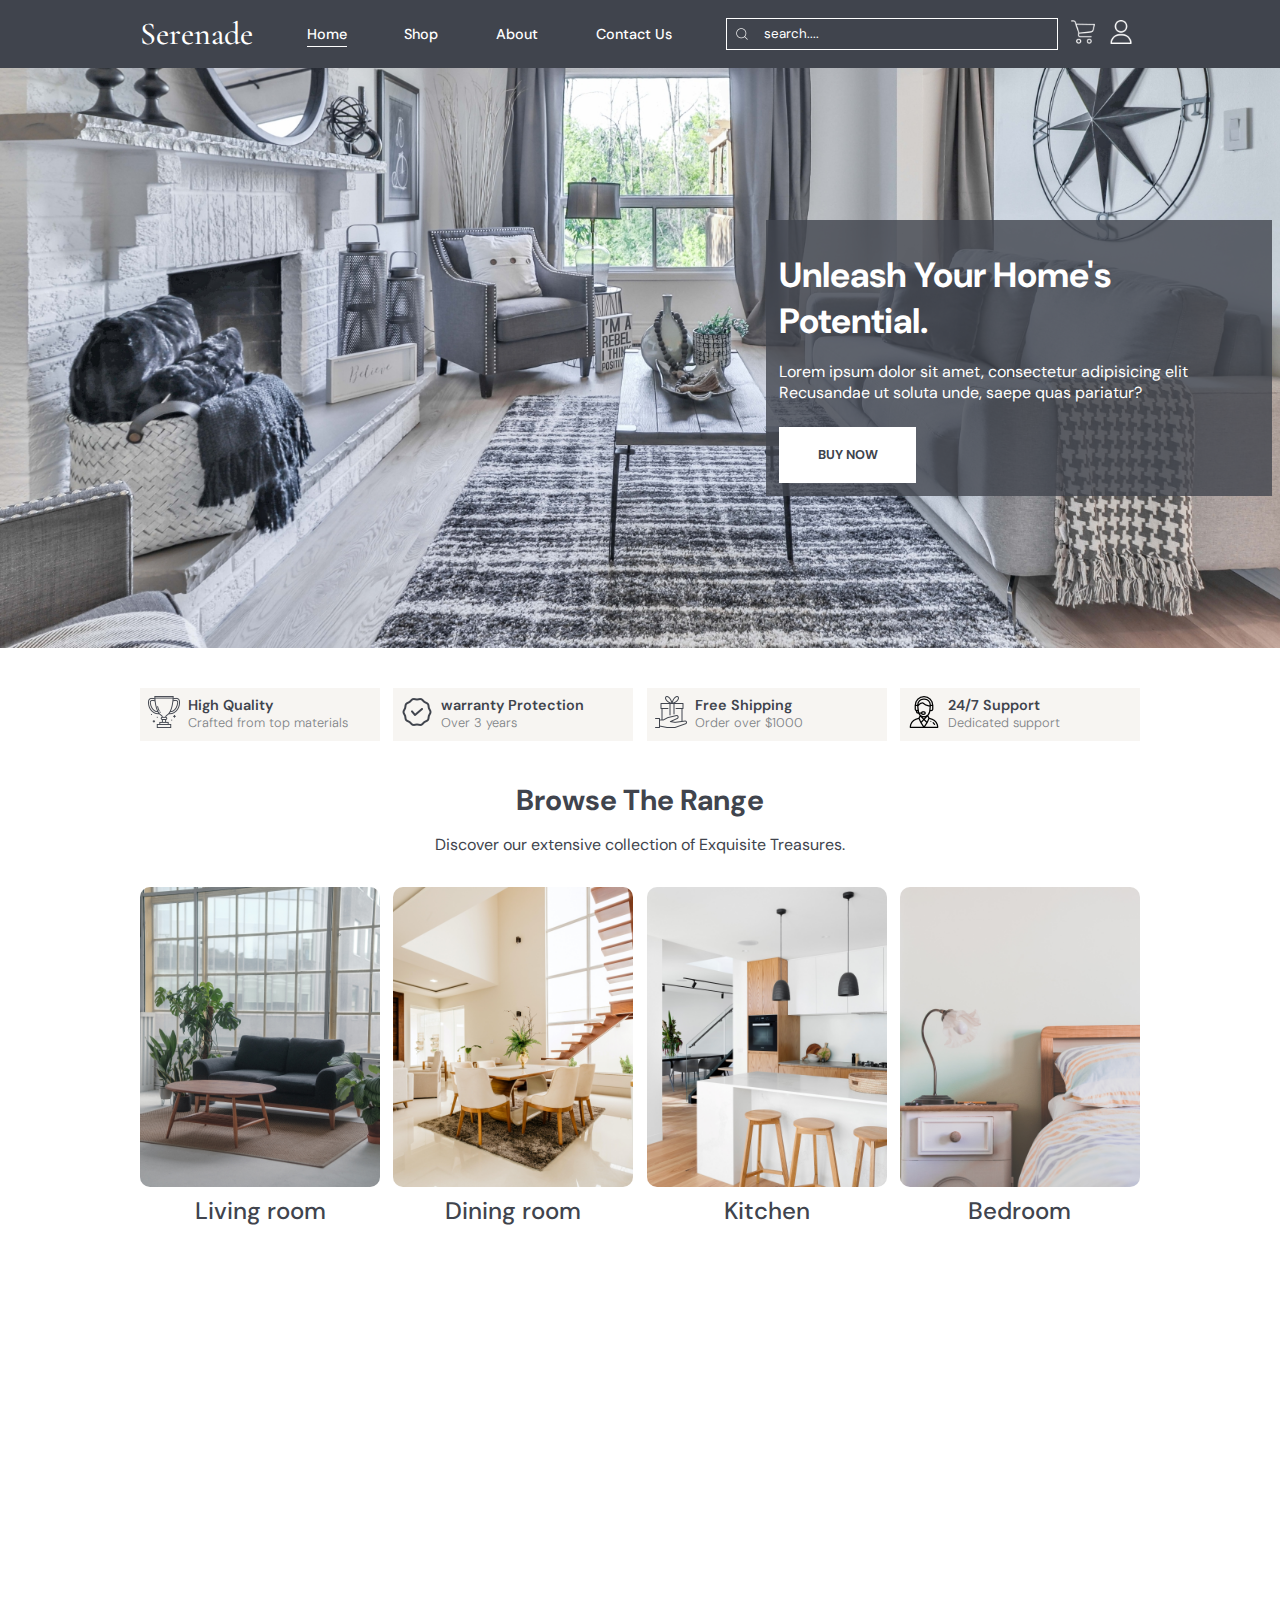
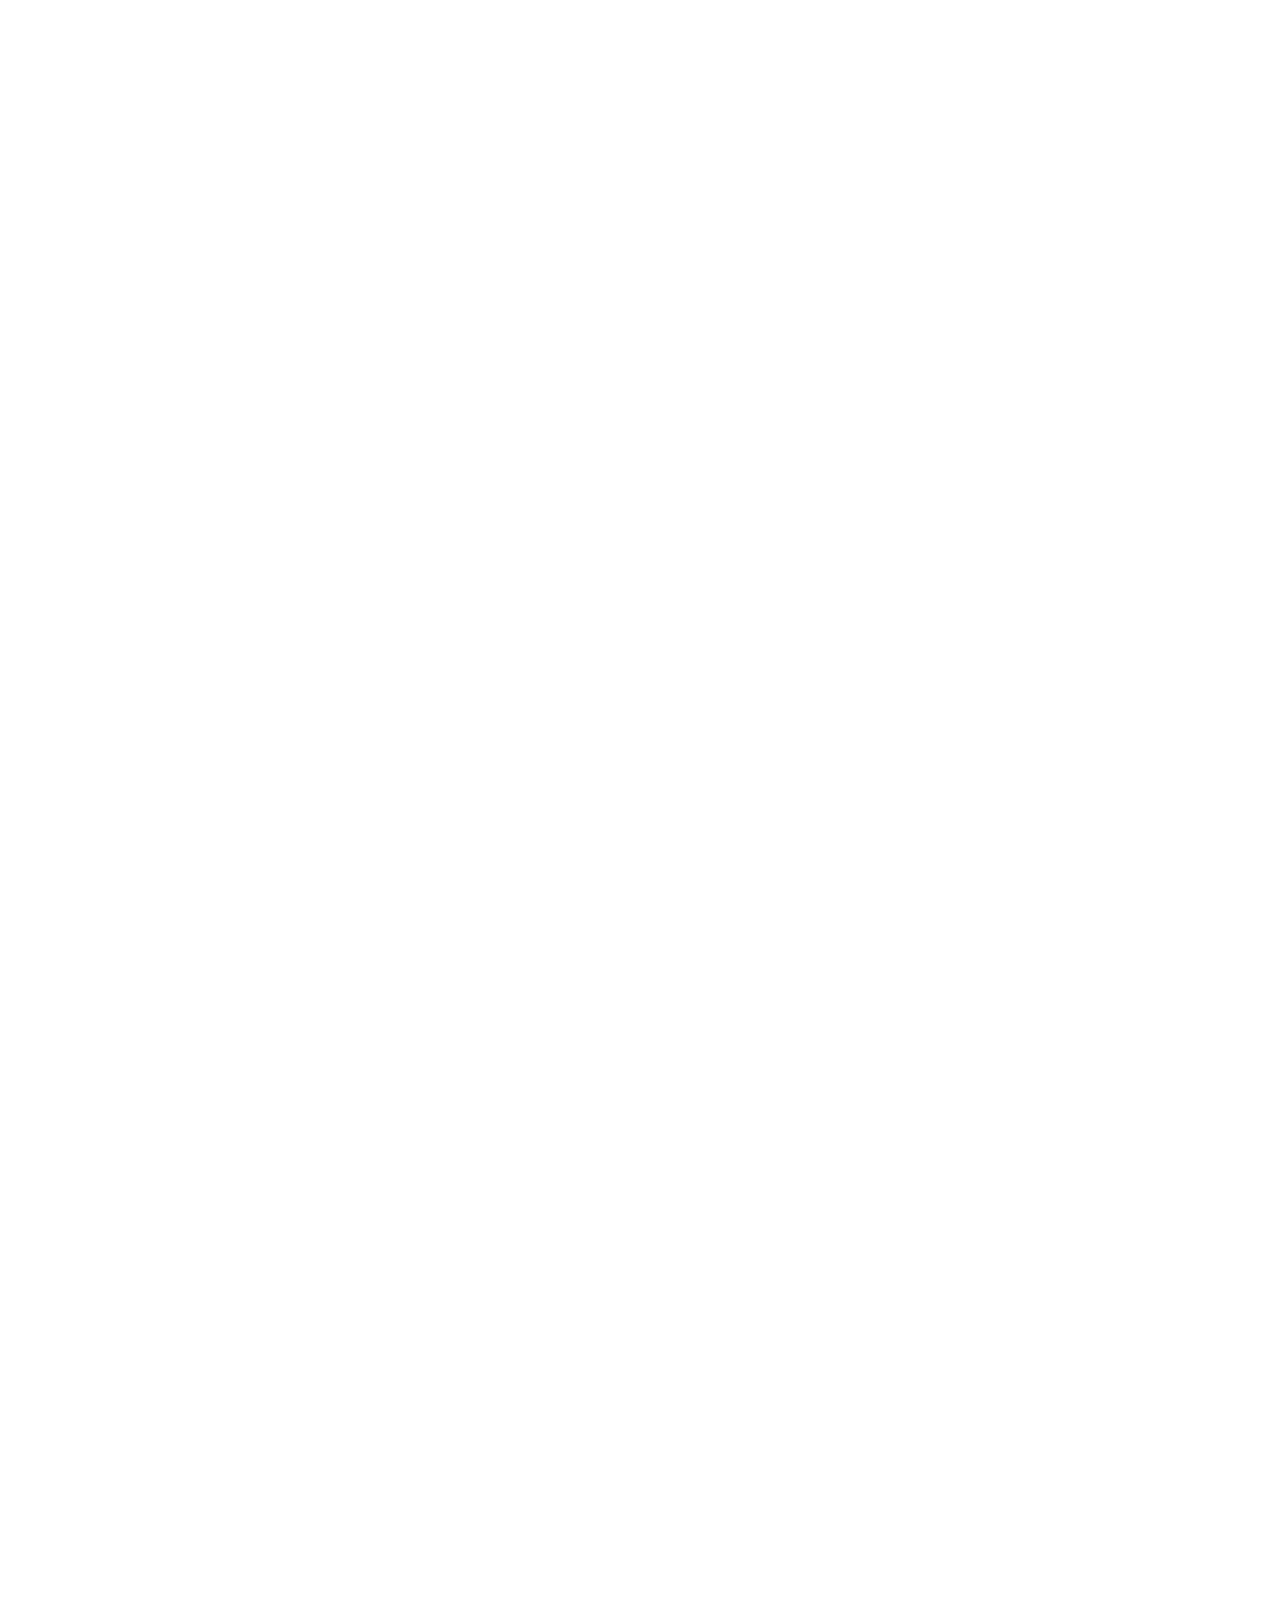
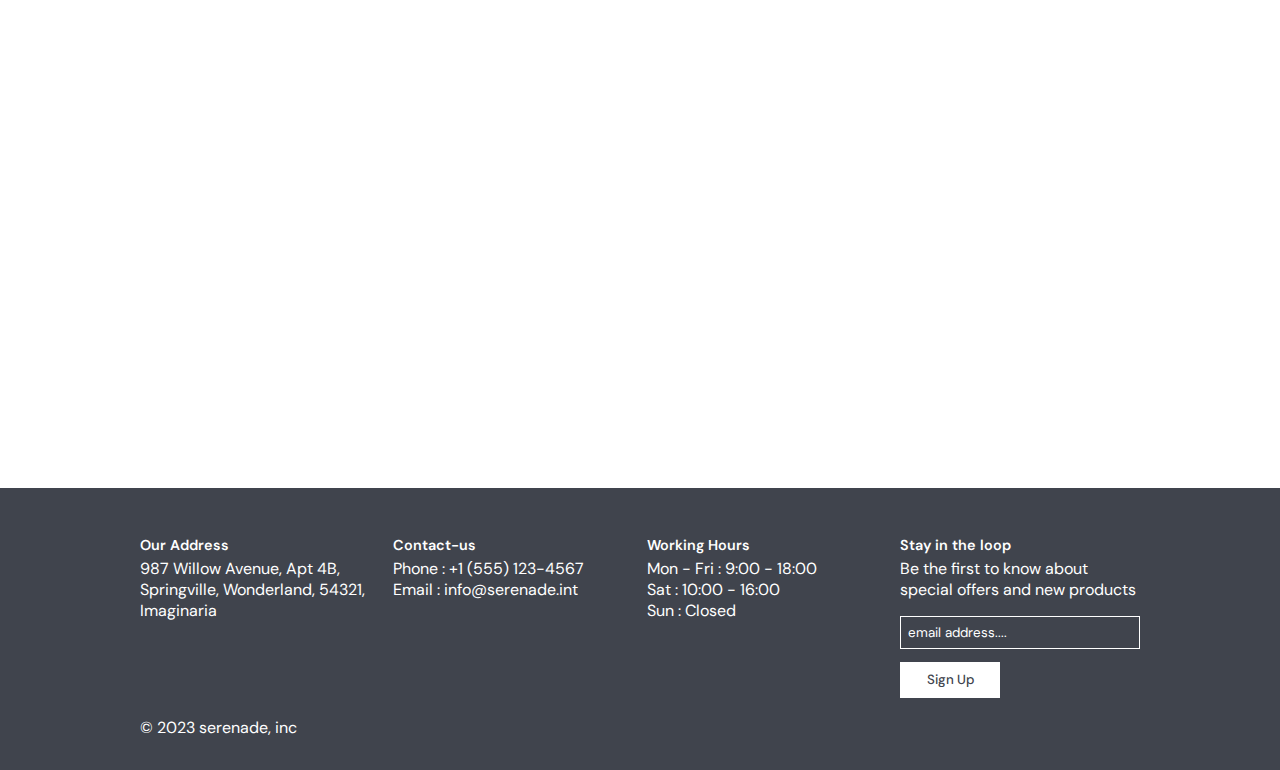
<file: index.html>
<!DOCTYPE html>
<html lang="en">
<head>
    <meta charset="UTF-8">
    <meta name="viewport" content="width=device-width, initial-scale=1.0">
    <link rel="preconnect" href="https://fonts.googleapis.com">
    <link rel="preconnect" href="https://fonts.gstatic.com" crossorigin>
    <link href="https://fonts.googleapis.com/css2?family=Cormorant+Garamond:ital,wght@0,300;0,400;0,500;0,600;0,700;1,300;1,400;1,500;1,600;1,700&family=DM+Sans:ital,wght@0,400;0,500;0,700;1,400;1,500;1,700&family=Inter:wght@100;200;300;400;500;600;700;800;900&family=Manrope:wght@200;300;400;500;600;700;800&family=Nunito:ital,wght@0,200;0,300;0,400;0,500;0,600;0,700;0,800;0,900;0,1000;1,200;1,400;1,500;1,600;1,700;1,800;1,900;1,1000&family=Roboto:ital,wght@0,100;0,300;0,400;0,500;0,700;0,900;1,100;1,300;1,400;1,500;1,700;1,900&family=Work+Sans&display=swap" rel="stylesheet">
    <link rel="stylesheet" href="./css/styles.css">
    <title>Serenade</title>
</head>
<body>

    <!-- Header starts here -->
    <header class="main-header">
        <div class="nav-bar">
            <div class="container container-nav-flex">
                <button class="mobile-nav-toggle" aria-expanded="false"></button>

                <h1 class="logo"><a href="index.html">Serenade</a></h1>
                <nav class="primary-nav-bar" data-visible="false">
                    <div class="search">
                        <button class="search-btn">
                            <img src="./images/search-icon.png" alt="a search icon" class="search-btn-img">
                        </button>
                        <input type="text" name="search-bar" id="search-bar" placeholder="search...">
                    </div>
                    <ul class="nav-links-list">
                        <li class="link"><a href="index.html" class="nav-link home active">Home</a></li>
                        <li class="link"><a href="shop.html" class="nav-link shop">Shop</a></li>
                        <li class="link"><a href="about.html" class="nav-link About">About</a></li>
                        <li class="link"><a href="contact.html" class="nav-link contact-us">Contact Us</a></li>
                    </ul>
                </nav>
                <div class="primary-nav-bar-overlay" data-visible="false"></div>
                
                <div class="icons">
                    <div class="search">
                        <button class="search-btn">
                            <img src="./images/search-icon.png" alt="a search icon" class="search-btn-img">
                        </button>
                        <input type="text" name="search-bar" id="search-bar" placeholder="search....">
                    </div>

                    <button class="icon shopping-cart-btn">
                        <img src="./images/shopping-cart-icon.png" alt="a shopping cart icon">
                    </button>
                    <a href="./login.html" class="icon login-signup">
                        <img src="./images/profile-icon.png" alt="a login/signup icon">
                    </a>
                </div>
            </div>
        </div>
    </header>
    <!-- Header ends here -->

    <!-- Hero-section starts here -->
    <div class="hero-section">
        <div class="hero-text">
            <h2>Unleash Your Home's Potential.</h2>
            <p>Lorem ipsum dolor sit amet, consectetur adipisicing elit
                Recusandae ut soluta unde, saepe quas pariatur?
            </p>
            <a class="shop" href="shop.html">BUY NOW</a>
        </div>
    </div>
    <!-- Hero-section ends here -->

    <!-- qualities starts here -->
    <div class="qualities">
        <div class="container container-flex container-grid">
            <div class="card quality">
                <div class="card-item image">
                    <img src="./images/high-quality-icon.png" alt="">
                </div>
                <div class="card-item text">
                    <h4>High Quality</h4>
                    <p>Crafted from top materials</p>
                </div>
            </div>
            <div class="card warranty">
                <div class="card-item image">
                    <img src="./images/warranty-icon.png" alt="">
                </div>
                <div class="card-item text">
                    <h4>warranty Protection</h4>
                    <p>Over 3 years</p>
                </div>
            </div>
            <div class="card shipping">
                <div class="card-item image">
                    <img src="./images/free-shipping-icon.png" alt="">
                </div>
                <div class="card-item text">
                    <h4>Free Shipping</h4>
                    <p>Order over $1000</p>
                </div>
            </div>
            <div class="card support">
                <div class="card-item image">
                    <img src="./images/support-icon.png" alt="">
                </div>
                <div class="card-item text">
                    <h4>24/7 Support</h4>
                    <p>Dedicated support</p>
                </div>
            </div>
        </div>
    </div>
    <!-- qualities ends here -->

    <!-- categories starts here -->
    <div class="categories hidden">
        <div class="container">
            <h2 class="center-text">Browse The Range</h2>
            <p class="center-text">Discover our extensive collection of Exquisite Treasures.</p>
        </div>
        <div class="container container-flex category-grid">
            <div class="category">
                <div class="category-image">
                    <a href="">
                        <img src="./images/livingroom1.jpg" alt="an image of a living room">
                    </a>
                </div>
                <div class="category-header">
                    <a href="">
                        <h3 class="center-text">Living room</h3>
                    </a>
                </div>
            </div>
            <div class="category">
                <div class="category-image">
                    <a href="">
                        <img src="./images/dining-room.jpg" alt="an image of a dining room">
                    </a>
                </div>
                <div class="category-header">
                    <a href="">
                        <h3 class="center-text">Dining room</h3>
                    </a>
                </div>
            </div>
            <div class="category">
                <div class="category-image">
                    <a href="">
                        <img src="./images/kitchen.jpg" alt="an image of a kitchen">
                    </a>
                </div>
                <div class="category-header">
                    <a href="">
                        <h3 class="center-text">Kitchen</h3>
                    </a>
                </div>
            </div>
            <div class="category">
                <div class="category-image">
                    <a href="">
                        <img src="./images/bedroom.jpg" alt="an image of a bedroom">
                    </a>
                </div>
                <div class="category-header">
                    <a href="">
                        <h3 class="center-text">Bedroom</h3>
                    </a>
                </div>
            </div>
        </div>
    </div>
    <!-- qualities ends here -->

    <!-- our projects starts here -->
    <div class="our-projects hidden">
        <div class="container">
            <h2 class="center-text">Our Project</h2>
        </div>

        <div class="projects">
            <div class="project flex-item">
                <div class="project-img">
                    <img src="./images/project1.jpg" alt="">
                </div>
                <div class="project-text">
                    <h3>Luxury Abode</h3>
                    <p> 
                        Indulge in the epitome of luxury as Luxury Abode unveils a captivating 
                        collection of artful home decor.
                        Immerse yourself in opulence and elevate your
                        living spaces with meticulously crafted furnishings and accents. 
                    </p>
                </div>
            </div>
            <div class="project flex-item">
                <div class="project-img">
                    <img src="./images/project2.jpg" alt="">
                </div>
                <div class="project-text left">
                    <h3 class="project-title">Enchanted Interiors</h3>
                    <p class="project-body">Enchanted Interiors 
                        invites you to step into a world of timele
                        ss elegance and transform your home into a 
                        captivating sanctuary. Discover a curated 
                        selection of exquisite home decor pieces 
                        that exude charm and enchantment.
                    </p>
                </div>
            </div>
            <div class="project flex-item">
                <div class="project-img">
                    <img src="./images/project3.jpg" alt="">
                </div>
                <div class="project-text">
                    <h3 class="project-title">The Artisan's Haven</h3>
                    <p class="project-body">Step into The Artisan's
                        Haven, where design mastery and artistic 
                        vision converge to create extraordinary 
                        living spaces. Explore our handpicked collection
                        of home decor,  curated with a keen eye 
                        for craftsmanship and innovation.
                    </p>
                </div>
            </div>
        </div>
    </div>
    <!-- our project ends here -->

    <!-- products starts here -->
    <div class="products hidden">
        <div class="container">
            <h2 class="center-text">Our Products</h2>
        </div>
        <div class="container container-flex product-grid">
            <div class="product">
                <div class="product-image">
                    <img src="./images/grid-product1.jpg" alt="" class="item-image">
                </div>
                <h4 class="product-name">Aurora Sofa</h4>
                <p class="product-short-description">Enchanting sofa</p>
                <p class="product-price">$<span class="price">200.99</span></p>
                <button class="add-to-cart">Add</button>
            </div>
            <div class="product">
                <div class="product-image">
                    <img src="./images/grid-product2.jpg" alt="" class="item-image">
                </div>
                <h4 class="product-name">Luminous Lamp</h4>
                <p class="product-short-description">Ambient lamp</p>
                <p class="product-price">$<span class="price">18.99</span></p>
                <button class="add-to-cart">Add</button>
            </div>
            <div class="product">
                <div class="product-image">
                    <img src="./images/grid-product3.jpg" alt="" class="item-image">
                </div>
                <h4 class="product-name">Celestial Couch</h4>
                <p class="product-short-description">Luxurious couch</p>
                <p class="product-price">$<span class="price">250.99</span></p>
                <button class="add-to-cart">Add</button>
            </div>
            <div class="product">
                <div class="product-image">
                    <img src="./images/grid-product4.jpg" alt="" class="item-image">
                </div>
                <h4 class="product-name">Zenith Chair</h4>
                <p class="product-short-description">Cozy Embrace</p>
                <p class="product-price">$<span class="price">25.99</span></p>
                <button class="add-to-cart">Add</button>
            </div>
        </div>
        <div class="container container-flex product-grid">
            <div class="product">
                <div class="product-image">
                    <img src="./images/grid-product5.jpg" alt="" class="item-image">
                </div>
                <h4 class="product-name">Radiant Lamp</h4>
                <p class="product-short-description">Contemporary lamp</p>
                <p class="product-price">$<span class="price">15.99</span></p>
                <button class="add-to-cart">Add</button>
            </div>
            <div class="product">
                <div class="product-image">
                    <img src="./images/grid-product6.jpg" alt="" class="item-image">
                </div>
                <h4 class="product-name">Serene Lamp</h4>
                <p class="product-short-description">Tranquil light</p>
                <p class="product-price">$<span class="price">15.99</span></p>
                <button class="add-to-cart">Add</button>
            </div>
            <div class="product">
                <div class="product-image">
                    <img src="./images/grid-product7.jpg" alt="" class="item-image">
                </div>
                <h4 class="product-name">Emberglow Armchair</h4>
                <p class="product-short-description">Stylish armchair</p>
                <p class="product-price">$<span class="price">30.99</span></p>
                <button class="add-to-cart">Add</button>
            </div>
            <div class="product">
                <div class="product-image">
                    <img src="./images/grid-product8.jpg" alt="" class="item-image">
                </div>
                <h4 class="product-name">Serenity Chair</h4>
                <p class="product-short-description">Tranquil chair</p>
                <p class="product-price">$<span class="price">25.99</span></p>
                <button class="add-to-cart">Add</button>
            </div>
        </div>

        <div class="container container-flex">
            <a href="shop.html" class="show-more">Show More</a>
        </div>
    </div>
    <!-- product ends here -->

    <!-- shopping cart starts here -->
    <div class="cart-overlay hide">
        <div class="cart-display">
            <button class="close-cart-btn">&times;</button>
            <h3 class="cart-title">Cart</h3>

            <div class="cart-items">

            </div>

            <div class="cart-checkout">
                <p class="cart-checkout-total">Total : $ <span class="cart-checkout-amt">0.00</span></p>
                <button class="checkout-button">Checkout</button>
            </div>

        </div>
    </div>
    <!-- shopping carts ends here -->

    <!-- footer starts here -->
    <footer>
        <div class="container container-flex">
            <div class="footer-item address">
                <h4>Our Address</h4>
                <p>987 Willow Avenue, Apt 4B, Springville, Wonderland, 54321, Imaginaria</p>
            </div>

            <div class="footer-item contact-us">
                <h4>Contact-us</h4>
                <p>Phone <span>: +1 (555) 123-4567</span></p>
                <p></span>Email <span>: info@serenade.int</span></p>
            </div>

            <div class="footer-item working-hours">
                <h4>Working Hours</h4>
                <p>Mon - Fri : 9:00 - 18:00</p>
                <p>Sat : 10:00 - 16:00</p>
                <p>Sun : Closed</p>
            </div>

            <div class="footer-item newsletter">
                <h4>Stay in the loop</h4>
                <p>Be the first to know about special offers and new products</p>
                <input type="email" class="newsletter" placeholder="email address....">
                <button class="newsletter-signup">sign up</button>
            </div>
        </div>

        <div class="container copyright">
            <p> &copy; 2023 serenade, inc</p>
        </div>
    </footer>
    <!-- footer ends here -->

    <script src="main.js"></script>
</body>
</html>
</file>
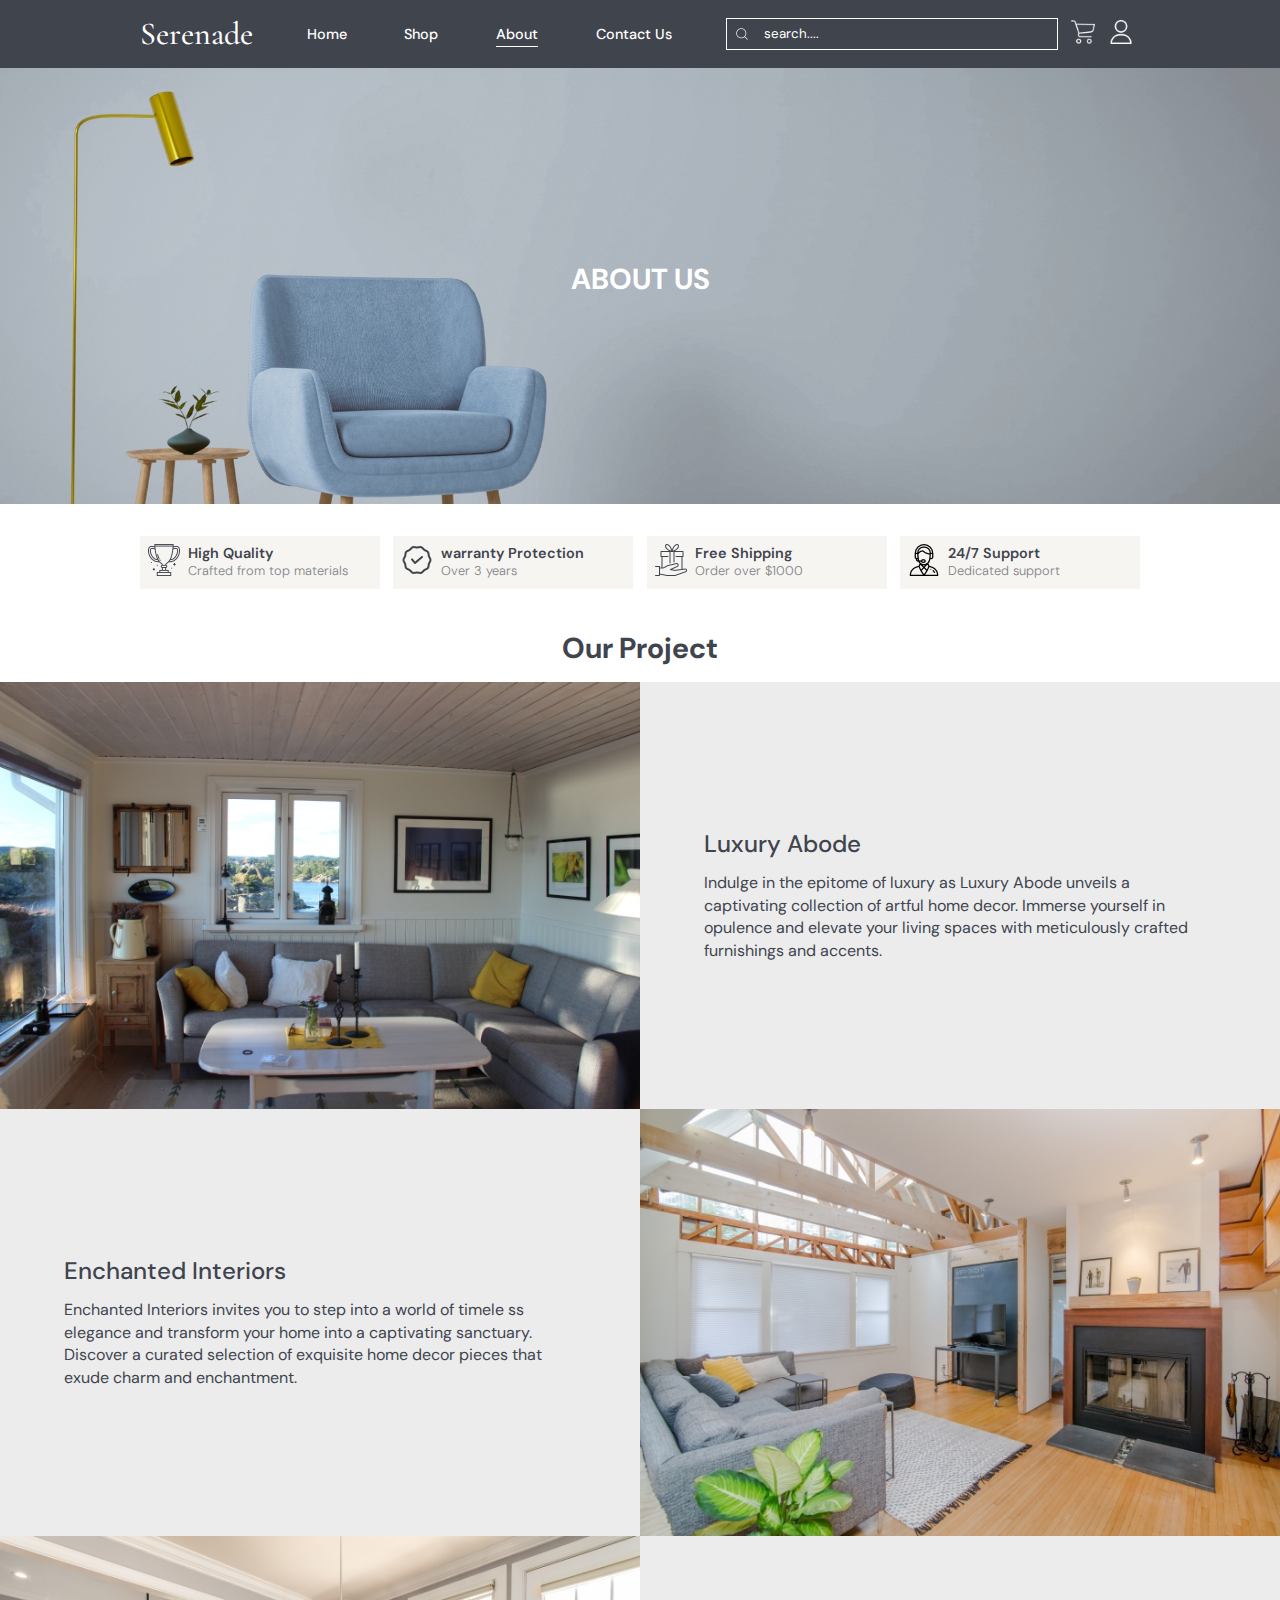
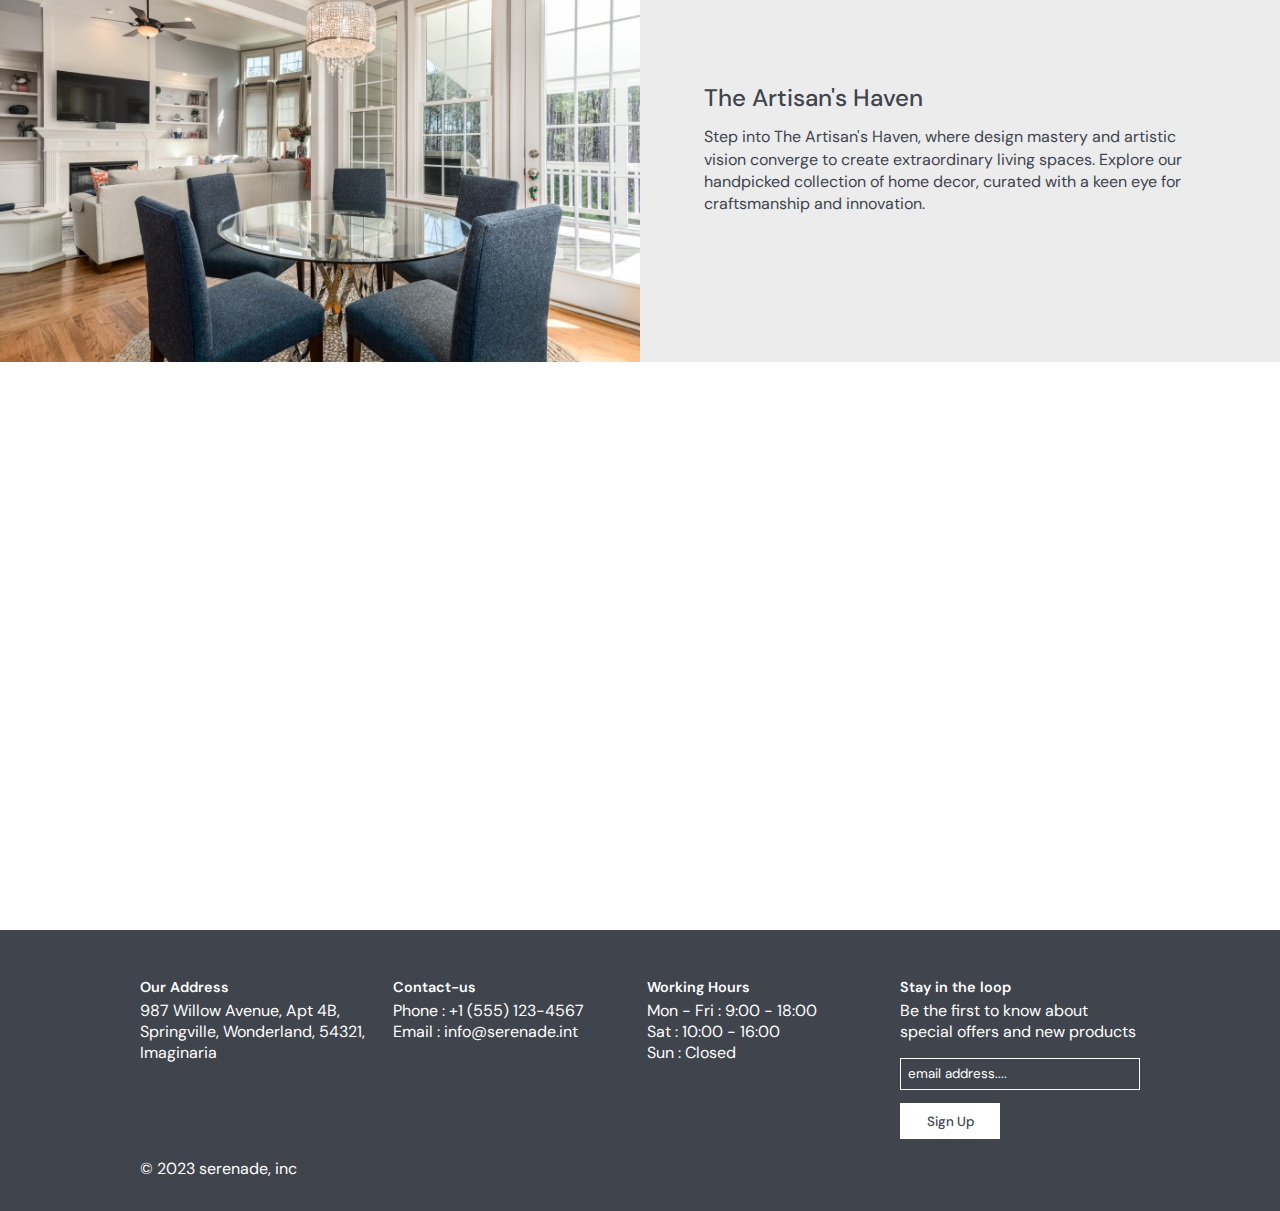
<file: about.html>
<!DOCTYPE html>
<html lang="en">
<head>
    <meta charset="UTF-8">
    <meta name="viewport" content="width=device-width, initial-scale=1.0">
    <link rel="preconnect" href="https://fonts.googleapis.com">
    <link rel="preconnect" href="https://fonts.gstatic.com" crossorigin>
    <link href="https://fonts.googleapis.com/css2?family=Cormorant+Garamond:ital,wght@0,300;0,400;0,500;0,600;0,700;1,300;1,400;1,500;1,600;1,700&family=DM+Sans:ital,wght@0,400;0,500;0,700;1,400;1,500;1,700&family=Inter:wght@100;200;300;400;500;600;700;800;900&family=Manrope:wght@200;300;400;500;600;700;800&family=Nunito:ital,wght@0,200;0,300;0,400;0,500;0,600;0,700;0,800;0,900;0,1000;1,200;1,400;1,500;1,600;1,700;1,800;1,900;1,1000&family=Roboto:ital,wght@0,100;0,300;0,400;0,500;0,700;0,900;1,100;1,300;1,400;1,500;1,700;1,900&family=Work+Sans&display=swap" rel="stylesheet">
    <link rel="stylesheet" href="./css/styles.css">
    <title>Serenade | About</title>
</head>
<body>
  
    <header class="main-header">
        <div class="nav-bar">
            <div class="container container-nav-flex">
                <button class="mobile-nav-toggle" aria-expanded="false"></button>

                <h1 class="logo"><a href="index.html">Serenade</a></h1>
                <nav class="primary-nav-bar" data-visible="false">
                    <div class="search">
                        <button class="search-btn">
                            <img src="./images/search-icon.png" alt="a search icon" class="search-btn-img">
                        </button>
                        <input type="text" name="search-bar" id="search-bar" placeholder="search...">
                    </div>
                    <ul class="nav-links-list">
                        <li class="link"><a href="index.html" class="nav-link home">Home</a></li>
                        <li class="link"><a href="shop.html" class="nav-link shop">Shop</a></li>
                        <li class="link"><a href="about.html" class="nav-link About active">About</a></li>
                        <li class="link"><a href="contact.html" class="nav-link contact-us">Contact Us</a></li>
                    </ul>
                </nav>
                <div class="primary-nav-bar-overlay" data-visible="false"></div>
                
                <div class="icons">
                    <div class="search">
                        <button class="search-btn">
                            <img src="./images/search-icon.png" alt="a search icon" class="search-btn-img">
                        </button>
                        <input type="text" name="search-bar" id="search-bar" placeholder="search....">
                    </div>

                    <button class="icon shopping-cart-btn">
                        <img src="./images/shopping-cart-icon.png" alt="a shopping cart icon">
                    </button>
                    <a href="login.html" class="icon login-signup">
                        <img src="./images/profile-icon.png" alt="a login/signup icon">
                    </a>
                </div>
            </div>
        </div>
    </header>

    <!-- shopping cart starts here -->
    <div class="cart-overlay hide">
        <div class="cart-display">
            <button class="close-cart-btn">&times;</button>
            <h3 class="cart-title">Cart</h3>

            <div class="cart-items">

            </div>

            <div class="cart-checkout">
                <p class="cart-checkout-total">Total : $ <span class="cart-checkout-amt">0.00</span></p>
                <button class="checkout-button">Checkout</button>
            </div>

        </div>
    </div>
    <!-- shopping carts ends here -->

    <div class="about-us-hero">
        <h2 class="about-us-header">ABOUT US</h2>
    </div>

    <div class="qualities">
        <div class="container container-flex container-grid">
            <div class="card quality">
                <div class="card-item image">
                    <img src="./images/high-quality-icon.png" alt="">
                </div>
                <div class="card-item text">
                    <h4>High Quality</h4>
                    <p>Crafted from top materials</p>
                </div>
            </div>
            <div class="card warranty">
                <div class="card-item image">
                    <img src="./images/warranty-icon.png" alt="">
                </div>
                <div class="card-item text">
                    <h4>warranty Protection</h4>
                    <p>Over 3 years</p>
                </div>
            </div>
            <div class="card shipping">
                <div class="card-item image">
                    <img src="./images/free-shipping-icon.png" alt="">
                </div>
                <div class="card-item text">
                    <h4>Free Shipping</h4>
                    <p>Order over $1000</p>
                </div>
            </div>
            <div class="card support">
                <div class="card-item image">
                    <img src="./images/support-icon.png" alt="">
                </div>
                <div class="card-item text">
                    <h4>24/7 Support</h4>
                    <p>Dedicated support</p>
                </div>
            </div>
        </div>
    </div>

    <!-- our projects starts here -->
    <div class="our-projects hidden">
        <div class="container">
            <h2 class="center-text">Our Project</h2>
        </div>

        <div class="projects">
            <div class="project flex-item">
                <div class="project-img">
                    <img src="./images/project1.jpg" alt="">
                </div>
                <div class="project-text">
                    <h3>Luxury Abode</h3>
                    <p> 
                        Indulge in the epitome of luxury as Luxury Abode unveils a captivating 
                        collection of artful home decor.
                        Immerse yourself in opulence and elevate your
                        living spaces with meticulously crafted furnishings and accents. 
                    </p>
                </div>
            </div>
            <div class="project flex-item">
                <div class="project-img">
                    <img src="./images/project2.jpg" alt="">
                </div>
                <div class="project-text left">
                    <h3 class="project-title">Enchanted Interiors</h3>
                    <p class="project-body">Enchanted Interiors 
                        invites you to step into a world of timele
                        ss elegance and transform your home into a 
                        captivating sanctuary. Discover a curated 
                        selection of exquisite home decor pieces 
                        that exude charm and enchantment.
                    </p>
                </div>
            </div>
            <div class="project flex-item">
                <div class="project-img">
                    <img src="./images/project3.jpg" alt="">
                </div>
                <div class="project-text">
                    <h3 class="project-title">The Artisan's Haven</h3>
                    <p class="project-body">Step into The Artisan's
                        Haven, where design mastery and artistic 
                        vision converge to create extraordinary 
                        living spaces. Explore our handpicked collection
                        of home decor,  curated with a keen eye 
                        for craftsmanship and innovation.
                    </p>
                </div>
            </div>
        </div>
    </div>

    <div class="products hidden">
        <div class="container">
            <h2 class="center-text">Featured Products</h2>
        </div>
        <div class="container container-flex product-grid">
            <div class="product">
                <div class="product-image">
                    <img src="./images/grid-product1.jpg" alt="" class="item-image">
                </div>
                <h4 class="product-name">Aurora Sofa</h4>
                <p class="product-short-description">Enchanting sofa</p>
                <p class="product-price">$<span class="price">200.99</span></p>
                <button class="add-to-cart">Add</button>
            </div>
            <div class="product">
                <div class="product-image">
                    <img src="./images/grid-product2.jpg" alt="" class="item-image">
                </div>
                <h4 class="product-name">Luminous Lamp</h4>
                <p class="product-short-description">Ambient lamp</p>
                <p class="product-price">$<span class="price">18.99</span></p>
                <button class="add-to-cart">Add</button>
            </div>
            <div class="product">
                <div class="product-image">
                    <img src="./images/grid-product3.jpg" alt="" class="item-image">
                </div>
                <h4 class="product-name">Celestial Couch</h4>
                <p class="product-short-description">Luxurious couch</p>
                <p class="product-price">$<span class="price">250.99</span></p>
                <button class="add-to-cart">Add</button>
            </div>
            <div class="product">
                <div class="product-image">
                    <img src="./images/grid-product4.jpg" alt="" class="item-image">
                </div>
                <h4 class="product-name">Zenith Chair</h4>
                <p class="product-short-description">Cozy Embrace</p>
                <p class="product-price">$<span class="price">25.99</span></p>
                <button class="add-to-cart">Add</button>
            </div>
        </div>
    </div>

    <footer>
        <div class="container container-flex">
            <div class="footer-item address">
                <h4>Our Address</h4>
                <p>987 Willow Avenue, Apt 4B, Springville, Wonderland, 54321, Imaginaria</p>
            </div>

            <div class="footer-item contact-us">
                <h4>Contact-us</h4>
                <p>Phone <span>: +1 (555) 123-4567</span></p>
                <p></span>Email <span>: info@serenade.int</span></p>
            </div>

            <div class="footer-item working-hours">
                <h4>Working Hours</h4>
                <p>Mon - Fri : 9:00 - 18:00</p>
                <p>Sat : 10:00 - 16:00</p>
                <p>Sun : Closed</p>
            </div>

            <div class="footer-item newsletter">
                <h4>Stay in the loop</h4>
                <p>Be the first to know about special offers and new products</p>
                <input type="email" class="newsletter" placeholder="email address....">
                <button class="newsletter-signup">sign up</button>
            </div>
        </div>

        <div class="container copyright">
            <p> &copy; 2023 serenade, inc</p>
        </div>
    </footer>

    <script src="main.js"></script>
</body>
</html>
</file>
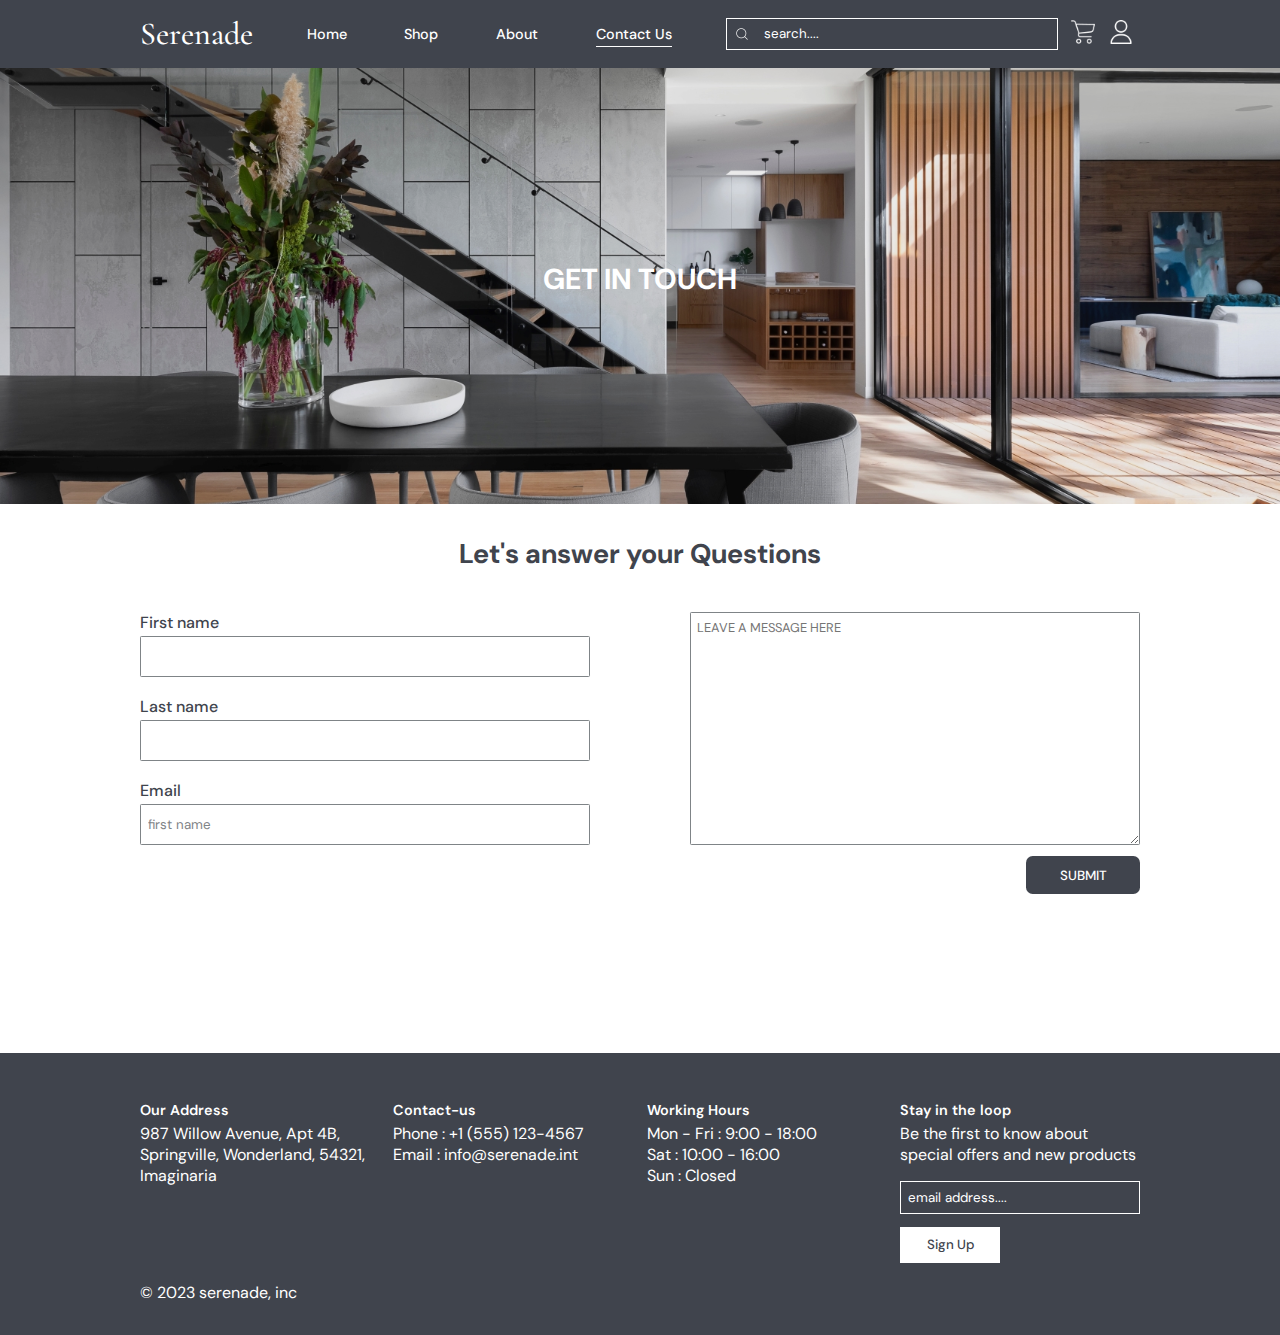
<file: contact.html>
<!DOCTYPE html>
<html lang="en">
<head>
    <meta charset="UTF-8">
    <meta name="viewport" content="width=device-width, initial-scale=1.0">
    <link rel="preconnect" href="https://fonts.googleapis.com">
    <link rel="preconnect" href="https://fonts.gstatic.com" crossorigin>
    <link href="https://fonts.googleapis.com/css2?family=Cormorant+Garamond:ital,wght@0,300;0,400;0,500;0,600;0,700;1,300;1,400;1,500;1,600;1,700&family=DM+Sans:ital,wght@0,400;0,500;0,700;1,400;1,500;1,700&family=Inter:wght@100;200;300;400;500;600;700;800;900&family=Manrope:wght@200;300;400;500;600;700;800&family=Nunito:ital,wght@0,200;0,300;0,400;0,500;0,600;0,700;0,800;0,900;0,1000;1,200;1,400;1,500;1,600;1,700;1,800;1,900;1,1000&family=Roboto:ital,wght@0,100;0,300;0,400;0,500;0,700;0,900;1,100;1,300;1,400;1,500;1,700;1,900&family=Work+Sans&display=swap" rel="stylesheet">
    <link href="https://fonts.googleapis.com/css2?family=Ysabeau+Infant:ital,wght@0,100;0,200;0,300;0,400;0,500;0,600;0,700;0,800;0,900;0,1000;1,1;1,100;1,200;1,300;1,400;1,500;1,600;1,700;1,800;1,900;1,1000&display=swap" rel="stylesheet">
    <link rel="stylesheet" href="./css/styles.css">
    <title>Serenade | contact-us</title>
</head>
<body>

     <!-- Header starts here -->
     <header class="main-header">
        <div class="nav-bar">
            <div class="container container-nav-flex">
                <button class="mobile-nav-toggle" aria-expanded="false"></button>

                <h1 class="logo"><a href="index.html">Serenade</a></h1>
                <nav class="primary-nav-bar" data-visible="false">
                    <div class="search">
                        <button class="search-btn">
                            <img src="./images/search-icon.png" alt="a search icon" class="search-btn-img">
                        </button>
                        <input type="text" name="search-bar" id="search-bar" placeholder="search...">
                    </div>
                    <ul class="nav-links-list">
                        <li class="link"><a href="index.html" class="nav-link home">Home</a></li>
                        <li class="link"><a href="shop.html" class="nav-link shop">Shop</a></li>
                        <li class="link"><a href="about.html" class="nav-link About">About</a></li>
                        <li class="link"><a href="contact.html" class="nav-link contact-us active">Contact Us</a></li>
                    </ul>
                </nav>
                <div class="primary-nav-bar-overlay" data-visible="false"></div>
                
                <div class="icons">
                    <div class="search">
                        <button class="search-btn">
                            <img src="./images/search-icon.png" alt="a search icon" class="search-btn-img">
                        </button>
                        <input type="text" name="search-bar" id="search-bar" placeholder="search....">
                    </div>

                    <button class="icon shopping-cart-btn">
                        <img src="./images/shopping-cart-icon.png" alt="a shopping cart icon">
                    </button>
                    <a href="./login.html" class="icon login-signup">
                        <img src="./images/profile-icon.png" alt="a login/signup icon">
                    </a>
                </div>
            </div>
        </div>
    </header>
    <!-- Header ends here -->

    <!-- shopping cart starts here -->
    <div class="cart-overlay hide">
        <div class="cart-display">
            <button class="close-cart-btn">&times;</button>
            <h3 class="cart-title">Cart</h3>

            <div class="cart-items">

            </div>

            <div class="cart-checkout">
                <p class="cart-checkout-total">Total : $ <span class="cart-checkout-amt">0.00</span></p>
                <button class="checkout-button">Checkout</button>
            </div>

        </div>
    </div>
    <!-- shopping carts ends here -->

    <div class="contact-us-hero">
        <h2 class="contact-us-header">GET IN TOUCH</h2>
    </div>

    <div class="contact-us-form hidden">
        <div class="container">
            <h2 class="contact-us-form-header">Let's answer your Questions</h2>
        </div>

        <div class="container container-flex">

            <form action="" class="form-section contact-form">
                <fieldset class="form-item">
                    <label for="first-name" class="form-label">First name</label>
                    <input type="text" class="first-name contact-form-field" id="first-name" name="first-name" placeholder="first name">
                </fieldset>
    
                <fieldset class="form-item">
                    <label for="last-name" class="form-label">Last name</label>
                    <input type="text" class="last-name contact-form-field" id="email" name="email" placeholder="first name">
                </fieldset>
    
                <fieldset class="form-item">
                    <label for="first-name" class="form-label">Email</label>
                    <input type="email" class="email contact-form-field" id="email" name="email" placeholder="first name">
                </fieldset>
            </form>

            <div class="form-section text-area">
                <textarea name="" id="" cols="30" rows="10" placeholder="LEAVE A MESSAGE HERE"></textarea>

                <input type="submit" value="SUBMIT" class="submit-form-btn" id="submit" name="submit">
            </div>
        </div>
    </div>

    <div class="primary-contact hidden">
        <div class="container container-flex">
            <div class="primary-contact-card out-company-address">
                <h2 class="primary-contact-header">Come visit us</h2>
    
                <p>
                    987 Willow Avenue, Apt 4B, Dreamland County, Lorem State<br>
                    Springville, Wonderland, 54321, Riverside,<br>
                    Imaginaria.
                </p>
            </div>
            <div class="primary-contact-card our-socials">
                <h2 class="primary-contact-header">Follow our socials</h2>
                <ul class="socials">
                    <li class="social-icon">
                        <img src="./images/instagram.png" alt="">
                    </li>
                    <li class="social-icon">
                        <img src="./images/facebook.png" alt="">
                    </li>
                    <li class="social-icon">
                        <img src="./images/whatsapp.png" alt="">
                    </li>
                </ul>
            </div>
        </div>
    </div>

    <footer>
        <div class="container container-flex">
            <div class="footer-item address">
                <h4>Our Address</h4>
                <p>987 Willow Avenue, Apt 4B, Springville, Wonderland, 54321, Imaginaria</p>
            </div>

            <div class="footer-item contact-us">
                <h4>Contact-us</h4>
                <p>Phone <span>: +1 (555) 123-4567</span></p>
                <p></span>Email <span>: info@serenade.int</span></p>
            </div>

            <div class="footer-item working-hours">
                <h4>Working Hours</h4>
                <p>Mon - Fri : 9:00 - 18:00</p>
                <p>Sat : 10:00 - 16:00</p>
                <p>Sun : Closed</p>
            </div>

            <div class="footer-item newsletter">
                <h4>Stay in the loop</h4>
                <p>Be the first to know about special offers and new products</p>
                <input type="email" class="newsletter" placeholder="email address....">
                <button class="newsletter-signup">sign up</button>
            </div>
        </div>

        <div class="container copyright">
            <p> &copy; 2023 serenade, inc</p>
        </div>
    </footer>
    <!-- footer ends here -->
    <script src="main.js"></script>
</body>
</html>
</file>
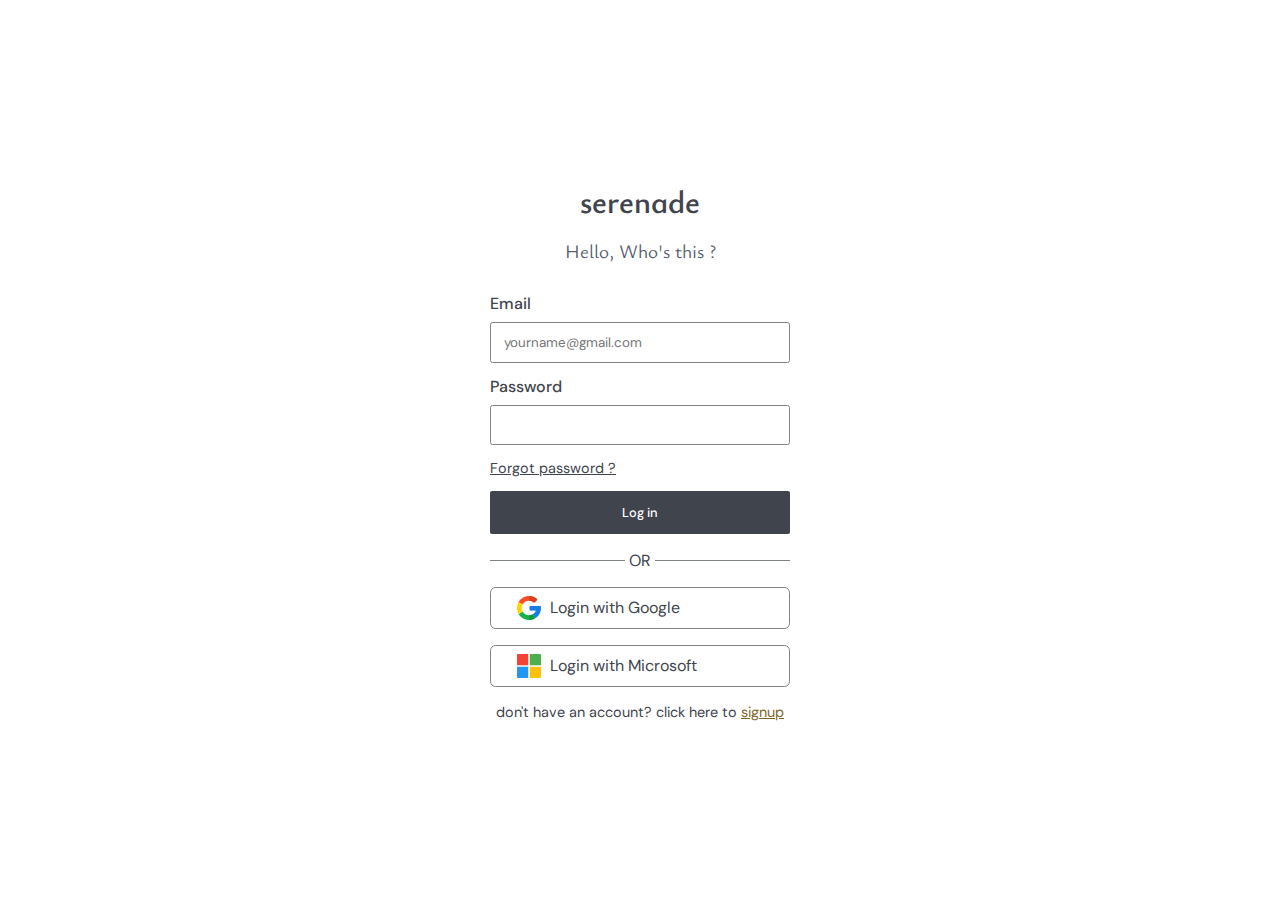
<file: login.html>
<!DOCTYPE html>
<html lang="en">
<head>
    <meta charset="UTF-8">
    <meta name="viewport" content="width=device-width, initial-scale=1.0">
    <link rel="preconnect" href="https://fonts.googleapis.com">
    <link rel="preconnect" href="https://fonts.gstatic.com" crossorigin>
    <link href="https://fonts.googleapis.com/css2?family=Cormorant+Garamond:ital,wght@0,300;0,400;0,500;0,600;0,700;1,300;1,400;1,500;1,600;1,700&family=DM+Sans:ital,wght@0,400;0,500;0,700;1,400;1,500;1,700&family=Inter:wght@100;200;300;400;500;600;700;800;900&family=Manrope:wght@200;300;400;500;600;700;800&family=Nunito:ital,wght@0,200;0,300;0,400;0,500;0,600;0,700;0,800;0,900;0,1000;1,200;1,400;1,500;1,600;1,700;1,800;1,900;1,1000&family=Roboto:ital,wght@0,100;0,300;0,400;0,500;0,700;0,900;1,100;1,300;1,400;1,500;1,700;1,900&family=Work+Sans&display=swap" rel="stylesheet">
    <link href="https://fonts.googleapis.com/css2?family=Ysabeau+Infant:ital,wght@0,100;0,200;0,300;0,400;0,500;0,600;0,700;0,800;0,900;0,1000;1,1;1,100;1,200;1,300;1,400;1,500;1,600;1,700;1,800;1,900;1,1000&display=swap" rel="stylesheet">
    <link rel="stylesheet" href="./css/styles.css">
    <title>Serenade | Login </title>
</head>
<body>

    <div class="login-section">

        <div class="login-form">
            <h2 class="login-header">serenade</h2>
            <p class="subtext">Hello, Who's this ?</p>

            <form action="" class="main-login-form">
                <fieldset class="form-group">
                    <label for="email" class="input-label">Email</label>
                    <input type="email" name="email" id="email" placeholder="yourname@gmail.com" required class="input-field">
                </fieldset>

                <fieldset class="form-group">
                    <label for="password" class="input-label">Password</label>
                    <input type="password" name="password" id="password" required class="input-field">
                </fieldset>

                <a href="" class="forgot-pword-link">Forgot password ?</a>

                <input type="button" value="Log in" class="login-btn">
            </form>

            <div class="divide">
                <div class="line"></div>
                <p>OR</p>
                <div class="line"></div>
            </div>

            <a href="" class="secondary-login-link google">
                <div class="login-icon">
                    <img src="./images/google.png" alt="google-logo" class="login-icon-img">
                </div>
                <div class="login-text">
                    Login with Google
                </div>
            </a>
            <a href="" class="secondary-login-link microsoft">
                <div class="login-icon">
                    <img src="images/microsoft.png" alt="microsoft-logo" class="login-icon-img">
                </div>
                <div class="login-text">
                    Login with Microsoft
                </div>
            </a>

            <p class="account-message">don't have an account? click here to <a href="signup.html" class="signup-link">signup</a></p>
        </div>
    </div>

    <script src="main.js"></script>
</body>
</html>
</file>
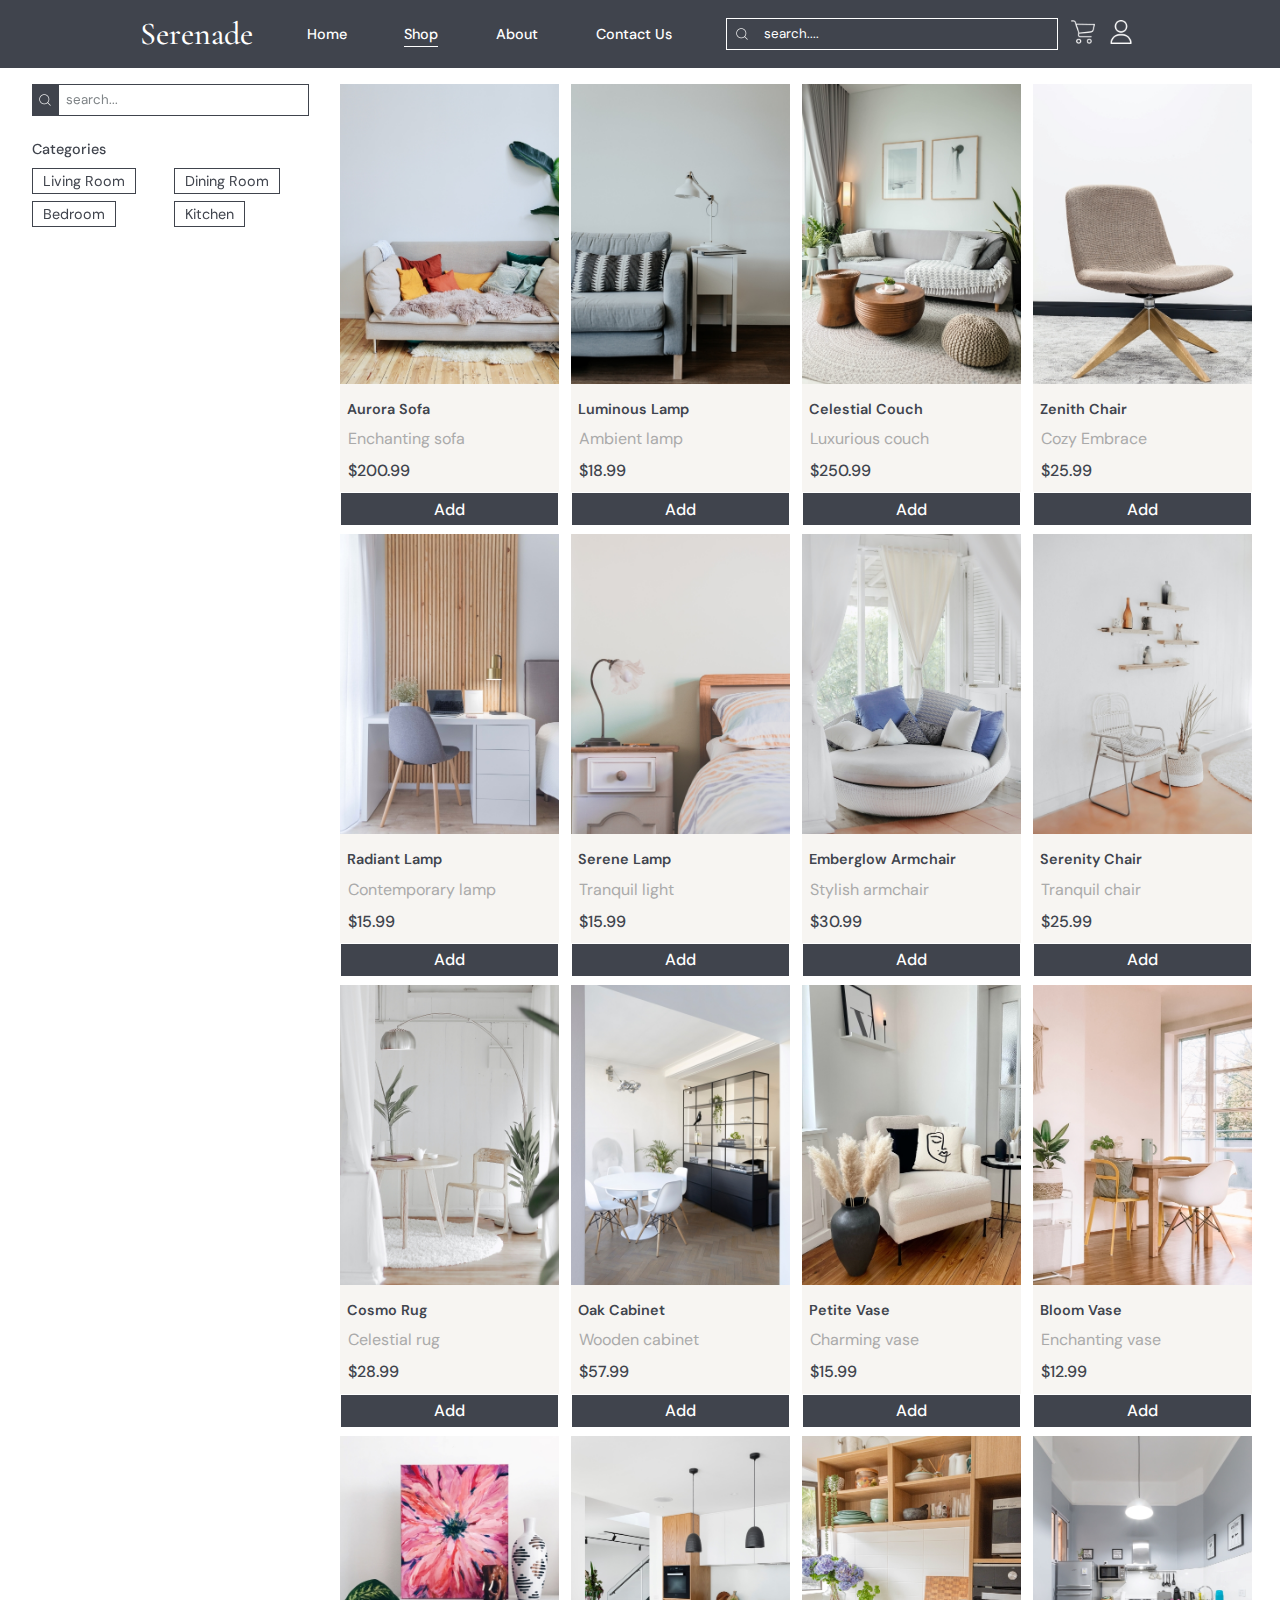
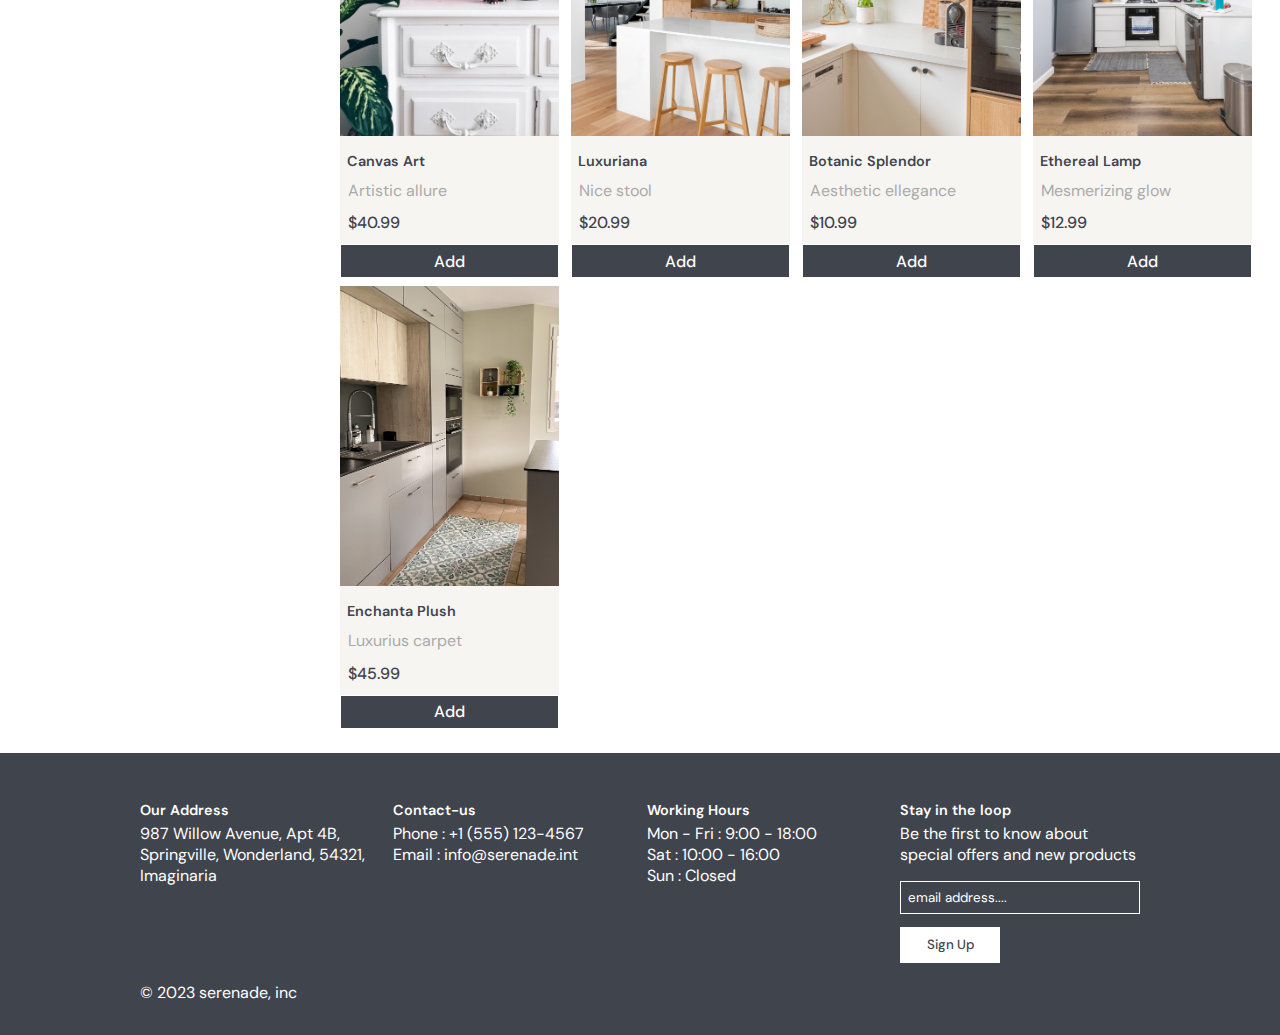
<file: shop.html>
<!DOCTYPE html>
<html lang="en">
<head>
    <meta charset="UTF-8">
    <meta name="viewport" content="width=device-width, initial-scale=1.0">
    <link rel="preconnect" href="https://fonts.googleapis.com">
    <link rel="preconnect" href="https://fonts.gstatic.com" crossorigin>
    <link href="https://fonts.googleapis.com/css2?family=Cormorant+Garamond:ital,wght@0,300;0,400;0,500;0,600;0,700;1,300;1,400;1,500;1,600;1,700&family=DM+Sans:ital,wght@0,400;0,500;0,700;1,400;1,500;1,700&family=Inter:wght@100;200;300;400;500;600;700;800;900&family=Manrope:wght@200;300;400;500;600;700;800&family=Nunito:ital,wght@0,200;0,300;0,400;0,500;0,600;0,700;0,800;0,900;0,1000;1,200;1,400;1,500;1,600;1,700;1,800;1,900;1,1000&family=Roboto:ital,wght@0,100;0,300;0,400;0,500;0,700;0,900;1,100;1,300;1,400;1,500;1,700;1,900&family=Work+Sans&display=swap" rel="stylesheet">
    <link rel="stylesheet" href="./css/styles.css">
    <title>Serenade | Shop</title>
</head>
<body>

    <header class="main-header">
        <div class="nav-bar">
            <div class="container container-nav-flex">
                <button class="mobile-nav-toggle" aria-expanded="false"></button>

                <h1 class="logo"><a href="index.html">Serenade</a></h1>
                <nav class="primary-nav-bar" data-visible="false">
                    <div class="search">
                        <button class="search-btn">
                            <img src="./images/search-icon.png" alt="a search icon" class="search-btn-img">
                        </button>
                        <input type="text" name="search-bar" id="search-bar" placeholder="search...">
                    </div>
                    <ul class="nav-links-list">
                        <li class="link"><a href="index.html" class="nav-link home">Home</a></li>
                        <li class="link"><a href="shop.html" class="nav-link shop active">Shop</a></li>
                        <li class="link"><a href="about.html" class="nav-link About">About</a></li>
                        <li class="link"><a href="contact.html" class="nav-link contact-us">Contact Us</a></li>
                    </ul>
                </nav>
                <div class="primary-nav-bar-overlay" data-visible="false"></div>
                
                <div class="icons">
                    <div class="search">
                        <button class="search-btn">
                            <img src="./images/search-icon.png" alt="a search icon" class="search-btn-img">
                        </button>
                        <input type="text" name="search-bar" id="search-bar" placeholder="search....">
                    </div>

                    <button class="icon shopping-cart-btn">
                        <img src="./images/shopping-cart-icon.png" alt="a shopping cart icon">
                    </button>
                    <a href="login.html" class="icon login-signup">
                        <img src="./images/profile-icon.png" alt="a login/signup icon">
                    </a>
                </div>
            </div>
        </div>
    </header>

    <!-- shopping cart starts here -->
    <div class="cart-overlay hide">
        <div class="cart-display">
            <button class="close-cart-btn">&times;</button>
            <h3 class="cart-title">Cart</h3>

            <div class="cart-items">

            </div>

            <div class="cart-checkout">
                <p class="cart-checkout-total">Total : $ <span class="cart-checkout-amt">0.00</span></p>
                <button class="checkout-button">Checkout</button>
            </div>

        </div>
    </div>
    <!-- shopping carts ends here -->

    <!-- <div class="shop-product-nav">
        <nav class="secondary-nav">
            <ul class="secondary-nav-links-list">
                <li class="secondary-nav-list-item"><a href="index.html" class="secondary-link">Home</a></li> 
                <p> > </p>
                <li class="secondary-nav-list-item">Shop</li>
            </ul>
        </nav>

        <h2 class="secondary-header">Products</h2>
        <p class="secondary-subtext">Discover the Perfect Selection</p>
    </div> -->

    <div class="product-display">
        <!-- product categories starts here -->
        <div class="product-categories">
            <div class="search">
                <button class="search-btn">
                    <img src="./images/search-icon.png" alt="a search icon" class="search-btn-img">
                </button>
                <input type="text" name="search-bar" id="search-bar" class="search-bar" placeholder="search...">
            </div>

            <div class="categories">
                <h4 class="category-header">Categories</h4>
                <ul class="category-list">
                    <li class="category-item Living">Living Room</li>
                    <li class="category-item dining">Dining Room</li>
                    <li class="category-item bedroom">Bedroom</li>
                    <li class="category-item kitchen">Kitchen</li>
                </ul>
            </div>
        </div>
        <!-- product categories ends here -->

        <div class="product-display-grid">
            <div class="product">
                <div class="product-image">
                    <img src="./images/grid-product1.jpg" alt="" class="item-image">
                </div>
                <h4 class="product-name">Aurora Sofa</h4>
                <p class="product-short-description">Enchanting sofa</p>
                <p class="product-price">$<span class="price">200.99</span></p>
                <button class="add-to-cart">Add</button>
            </div>

            <div class="product">
                <div class="product-image">
                    <img src="./images/grid-product2.jpg" alt="" class="item-image">
                </div>
                <h4 class="product-name">Luminous Lamp</h4>
                <p class="product-short-description">Ambient lamp</p>
                <p class="product-price">$<span class="price">18.99</span></p>
                <button class="add-to-cart">Add</button>
            </div>

            <div class="product">
                <div class="product-image">
                    <img src="./images/grid-product3.jpg" alt="" class="item-image">
                </div>
                <h4 class="product-name">Celestial Couch</h4>
                <p class="product-short-description">Luxurious couch</p>
                <p class="product-price">$<span class="price">250.99</span></p>
                <button class="add-to-cart">Add</button>
            </div>

            <div class="product">
                <div class="product-image">
                    <img src="./images/grid-product4.jpg" alt="" class="item-image">
                </div>
                <h4 class="product-name">Zenith Chair</h4>
                <p class="product-short-description">Cozy Embrace</p>
                <p class="product-price">$<span class="price">25.99</span></p>
                <button class="add-to-cart">Add</button>
            </div>

            <div class="product">
                <div class="product-image">
                    <img src="./images/grid-product5.jpg" alt="" class="item-image">
                </div>
                <h4 class="product-name">Radiant Lamp</h4>
                <p class="product-short-description">Contemporary lamp</p>
                <p class="product-price">$<span class="price">15.99</span></p>
                <button class="add-to-cart">Add</button>
            </div>

            <div class="product">
                <div class="product-image">
                    <img src="./images/grid-product6.jpg" alt="" class="item-image">
                </div>
                <h4 class="product-name">Serene Lamp</h4>
                <p class="product-short-description">Tranquil light</p>
                <p class="product-price">$<span class="price">15.99</span></p>
                <button class="add-to-cart">Add</button>
            </div>

            <div class="product">
                <div class="product-image">
                    <img src="./images/grid-product7.jpg" alt="" class="item-image">
                </div>
                <h4 class="product-name">Emberglow Armchair</h4>
                <p class="product-short-description">Stylish armchair</p>
                <p class="product-price">$<span class="price">30.99</span></p>
                <button class="add-to-cart">Add</button>
            </div>

            <div class="product">
                <div class="product-image">
                    <img src="./images/grid-product8.jpg" alt="" class="item-image">
                </div>
                <h4 class="product-name">Serenity Chair</h4>
                <p class="product-short-description">Tranquil chair</p>
                <p class="product-price">$<span class="price">25.99</span></p>
                <button class="add-to-cart">Add</button>
            </div>

            <div class="product">
                <div class="product-image">
                    <img src="./images/grid-product9.jpg" alt="" class="item-image">
                </div>
                <h4 class="product-name">Cosmo Rug</h4>
                <p class="product-short-description">Celestial rug</p>
                <p class="product-price">$<span class="price">28.99</span></p>
                <button class="add-to-cart">Add</button>
            </div>
            <div class="product">
                <div class="product-image">
                    <img src="./images/grid-product10.jpg" alt="" class="item-image">
                </div>
                <h4 class="product-name">Oak Cabinet</h4>
                <p class="product-short-description">Wooden cabinet</p>
                <p class="product-price">$<span class="price">57.99</span></p>
                <button class="add-to-cart">Add</button>
            </div>

            <div class="product">
                <div class="product-image">
                    <img src="./images/grid-product11.jpg" alt="" class="item-image">
                </div>
                <h4 class="product-name">Petite Vase</h4>
                <p class="product-short-description">Charming vase</p>
                <p class="product-price">$<span class="price">15.99</span></p>
                <button class="add-to-cart">Add</button>
            </div>

            <div class="product">
                <div class="product-image">
                    <img src="./images/grid-product12.jpg" alt="" class="item-image">
                </div>
                <h4 class="product-name">Bloom Vase</h4>
                <p class="product-short-description">Enchanting vase</p>
                <p class="product-price">$<span class="price">12.99</span></p>
                <button class="add-to-cart">Add</button>
            </div>

            <div class="product">
                <div class="product-image">
                    <img src="./images/grid-product14.jpg" alt="" class="item-image">
                </div>
                <h4 class="product-name">Canvas Art</h4>
                <p class="product-short-description">Artistic allure</p>
                <p class="product-price">$<span class="price">40.99</span></p>
                <button class="add-to-cart">Add</button>
            </div>

            <div class="product">
                <div class="product-image">
                    <img src="./images/grid-product15.jpg" alt="" class="item-image">
                </div>
                <h4 class="product-name">Luxuriana</h4>
                <p class="product-short-description">Nice stool</p>
                <p class="product-price">$<span class="price">20.99</span></p>
                <button class="add-to-cart">Add</button>
            </div>

            <div class="product">
                <div class="product-image">
                    <img src="./images/grid-product16.jpg" alt="" class="item-image">
                </div>
                <h4 class="product-name">Botanic Splendor</h4>
                <p class="product-short-description">Aesthetic ellegance</p>
                <p class="product-price">$<span class="price">10.99</span></p>
                <button class="add-to-cart">Add</button>
            </div>

            <div class="product">
                <div class="product-image">
                    <img src="./images/grid-product17.jpg" alt="" class="item-image">
                </div>
                <h4 class="product-name">Ethereal Lamp</h4>
                <p class="product-short-description">Mesmerizing glow</p>
                <p class="product-price">$<span class="price">12.99</span></p>
                <button class="add-to-cart">Add</button>
            </div>
            <div class="product">
                <div class="product-image">
                    <img src="./images/grid-product18.jpg" alt="" class="item-image">
                </div>
                <h4 class="product-name">Enchanta Plush</h4>
                <p class="product-short-description">Luxurius carpet</p>
                <p class="product-price">$<span class="price">45.99</span></p>
                <button class="add-to-cart">Add</button>
            </div>
        </div>  
    </div>

    <footer>
        <div class="container container-flex">
            <div class="footer-item address">
                <h4>Our Address</h4>
                <p>987 Willow Avenue, Apt 4B, Springville, Wonderland, 54321, Imaginaria</p>
            </div>

            <div class="footer-item contact-us">
                <h4>Contact-us</h4>
                <p>Phone <span>: +1 (555) 123-4567</span></p>
                <p></span>Email <span>: info@serenade.int</span></p>
            </div>

            <div class="footer-item working-hours">
                <h4>Working Hours</h4>
                <p>Mon - Fri : 9:00 - 18:00</p>
                <p>Sat : 10:00 - 16:00</p>
                <p>Sun : Closed</p>
            </div>

            <div class="footer-item newsletter">
                <h4>Stay in the loop</h4>
                <p>Be the first to know about special offers and new products</p>
                <input type="email" class="newsletter" placeholder="email address....">
                <button class="newsletter-signup">sign up</button>
            </div>
        </div>

        <div class="container copyright">
            <p> &copy; 2023 serenade, inc</p>
        </div>
    </footer>

    <script src="main.js"></script>
</body>
</html>
</file>
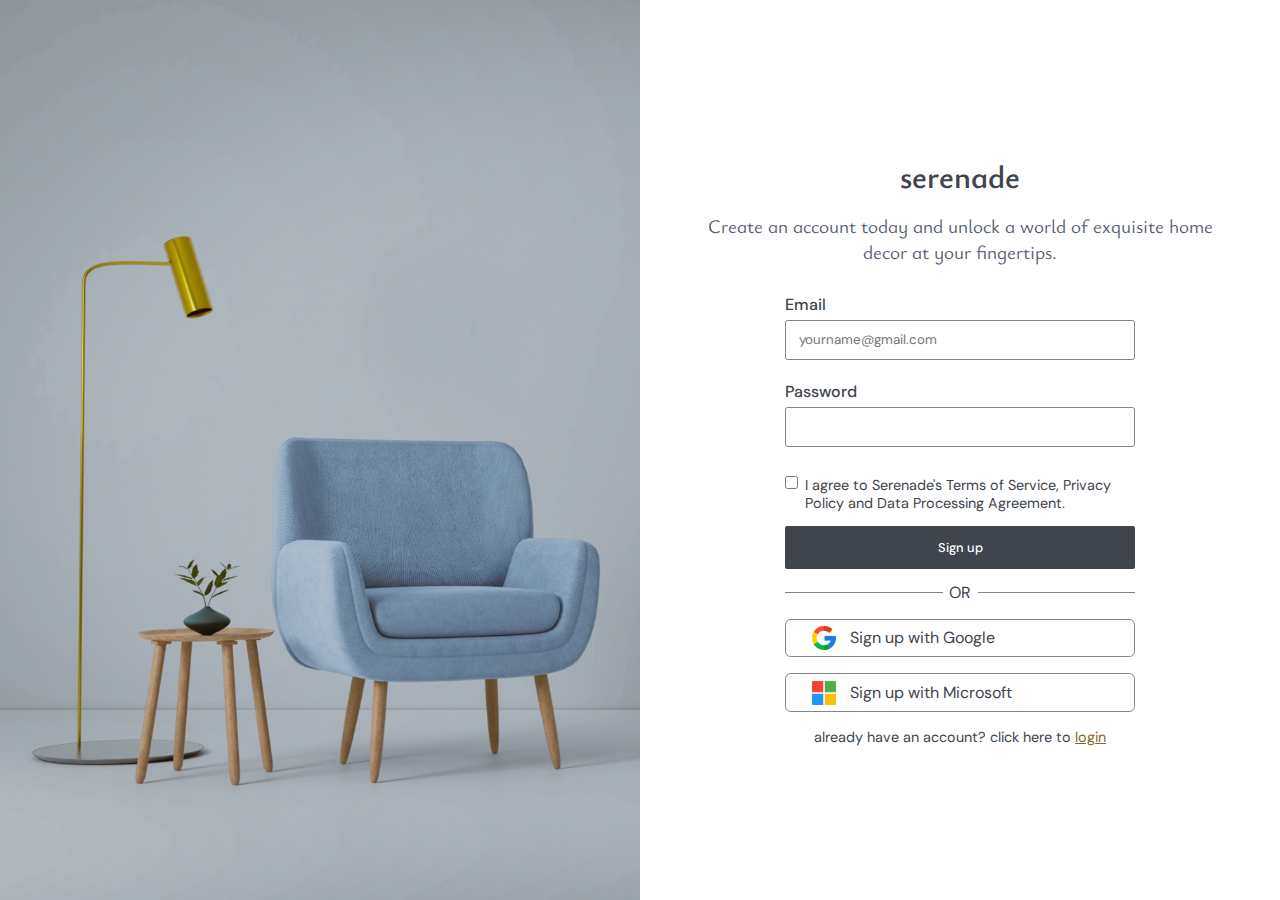
<file: signup.html>
<!DOCTYPE html>
<html lang="en">
<head>
    <meta charset="UTF-8">
    <meta name="viewport" content="width=device-width, initial-scale=1.0">
    <link rel="preconnect" href="https://fonts.googleapis.com">
    <link rel="preconnect" href="https://fonts.gstatic.com" crossorigin>
    <link href="https://fonts.googleapis.com/css2?family=Cormorant+Garamond:ital,wght@0,300;0,400;0,500;0,600;0,700;1,300;1,400;1,500;1,600;1,700&family=DM+Sans:ital,wght@0,400;0,500;0,700;1,400;1,500;1,700&family=Inter:wght@100;200;300;400;500;600;700;800;900&family=Manrope:wght@200;300;400;500;600;700;800&family=Nunito:ital,wght@0,200;0,300;0,400;0,500;0,600;0,700;0,800;0,900;0,1000;1,200;1,400;1,500;1,600;1,700;1,800;1,900;1,1000&family=Roboto:ital,wght@0,100;0,300;0,400;0,500;0,700;0,900;1,100;1,300;1,400;1,500;1,700;1,900&family=Work+Sans&display=swap" rel="stylesheet">
    <link href="https://fonts.googleapis.com/css2?family=Ysabeau+Infant:ital,wght@0,100;0,200;0,300;0,400;0,500;0,600;0,700;0,800;0,900;0,1000;1,1;1,100;1,200;1,300;1,400;1,500;1,600;1,700;1,800;1,900;1,1000&display=swap" rel="stylesheet">
    <link href="https://fonts.googleapis.com/css2?family=Laila:wght@300;400;500;600;700&display=swap" rel="stylesheet"> 
    <link rel="stylesheet" href="./css/styles.css">
    <title>Serenade | Signup </title>
</head>
<body>

    <div class="signup-section">

        <div class="signup-form-section">
            <div class="signup-form">
                <h2 class="signup-header">serenade</h2>
                <p class="subtext">Create an account today and unlock a world of exquisite home decor at your fingertips.</p>

                <form action="" class="main-signup-form">
                    <fieldset class="form-group">
                        <label for="email" class="input-label">Email</label>
                        <input type="email" name="email" id="email" placeholder="yourname@gmail.com" required class="input-field">
                    </fieldset>
    
                    <fieldset class="form-group">
                        <label for="password" class="input-label">Password</label>
                        <input type="password" name="password" id="password" required class="input-field">
                    </fieldset>

                    <fieldset class="form-group checkbox">
                        <input type="checkbox" name="agree" id="agree">
                        <label for="terms-condition">I agree to Serenade's Terms of Service, Privacy Policy and Data Processing Agreement.</label>
                    </fieldset>

                    <input type="button" value="Sign up" class="signup-btn">


                    <div class="divide">
                        <div class="line"></div>
                        <p>OR</p>
                        <div class="line"></div>
                    </div>
        
                    <a href="" class="secondary-signup-link google">
                        <div class="signup-icon">
                            <img src="./images/google.png" alt="google-logo" class="signup-icon-img">
                        </div>
                        <div class="signup-text">
                            Sign up with Google
                        </div>
                    </a>
                    <a href="" class="secondary-signup-link microsoft">
                        <div class="signup-icon">
                            <img src="images/microsoft.png" alt="microsoft-logo" class="signup-icon-img">
                        </div>
                        <div class="signup-text">
                            Sign up with Microsoft
                        </div>
                    </a>

                </form>

                <p class="account-message">already have an account? click here to <a href="login.html" class="signup-link">login</a></p>
            </div>
        </div>
    </div>
    
</body>
</html>
</file>
<file: css/styles.css>
* {
    margin: 0;
    padding: 0;
    box-sizing: border-box;
}

body {
    font-style: 'DM Sans', sans-serif;
    background: #fff;
    color: #40444D;
    font-size: 1rem;
}

/********** Default styles **********/
img {
    max-width: 100%;
    width: 100%;
    height: 100%;
    object-fit: cover;
}

ul {
    list-style: none;
}

a {
    cursor: pointer;
    text-decoration: none;
    color: #40444D;
}

a:hover,
a:focus {
    color: #B88E2F;
    color: #DDDDDD;
}

h2 {
    font-size: 1.8rem;
    font-weight: 700;
    margin-bottom: .5em;
}

h3 {
    font-size: 1.5rem;
    font-weight: 500;
    margin-bottom: .55em;
}

h4 {
    font-size: .9rem;
    font-weight: 600;
}

p {
    font-size: 1rem;
    font-weight: 400;
}

@media (max-width: 480px) {
    h2 {
        font-size: 1.5rem;
    }

    h3 {
        font-size: 1.2rem;
    }

    h4 {
        font-size: .8rem;
    }

    p {
        font-size: .8rem;
    }
}

@media (min-width: 481px) and (max-width: 767px) {

    h2 {
        font-size: 1.7rem;
    }

    h3 {
        font-size: 1.4rem;
    }

    h4 {
        font-size: 1rem;
    }

    p {
        font-size: 1rem;
    }
}

/********** default classes **********/
.active {
    border-bottom: 1px solid #fff;
}

.scrolled {
    /* border-bottom: 1px solid #eee; */
}

.center-text {
    text-align: center;
}

.flex-item {
    display: flex;
    justify-content: space-between;
}

.hidden {
    opacity: 0;
    transition: all 1s ease-in-out;
}


.show {
    opacity: 1;
}

/********** containers **********/
.container {
    width: 97%;
    max-width: 1000px;
    margin: 0 auto;
}

.container-nav-flex {
    display: flex;
    justify-content: space-between;
    align-items: center;
}

.container-flex {
    display: flex;
    justify-content: space-between;
    align-items: center;
}

/********** Header section **********/
.main-header {
    width: 100%;
    background: #fff;
    background: #40444D;
    padding: 1rem 0;
    position: sticky;
    top: 0;
    z-index: 1;
    width: 100%;
    padding: 1em 0;
    font-size: .9rem;
    font-weight: 500;
    transition: background .5s;
}

.mobile-nav-toggle {
    display: none;
}

.primary-nav-bar {
    width: 90%;
    max-width: 400px;
}

.primary-nav-bar-overlay {
    display: none;
    transform: translateY(-100%);
}

.logo {
    font-family: 'Cormorant Garamond', serif;
    font-weight: 500;
    font-size: 2rem;
}

.logo a {
    color: #fff;
}

.nav-links-list {
    display: flex;
    justify-content: space-between;
}

.link {
    margin: 0 1.2em;
    font-family: 'DM Sans', sans-serif;
    font-weight: 500;
}

.nav-link {
    padding-bottom: .2em;
    color: #fff;
}

.primary-nav-bar .search {
    display: none;
}

input[type='text']#search-bar {
    font-family: 'DM Sans', sans-serif;
    width: 300px;
    border: 1px solid #fff;
    background: transparent;
    border-left: 0;
    padding: .5em 0 .5em .5em;
    outline: none;
    margin-right: .5em;
    margin-left: 0;
    color: #fff;
}

input[type='text']::placeholder {
    color: #7F8487;
    color: #fff;
    font-family: 'DM Sans', sans-serif;
    font-weight: 400;
}

.search {
    display: flex;
}

.search-btn-img {
    width: max-content;
    height: max-content;
}

.search-btn-image {
    display: none;
}

.search-btn {
    background: transparent;
    border: 1px solid #fff;
    border-right: 0;
    width: 2rem;
    display: flex;
    align-items: center;
    justify-content: center;
}

/* icons */
.icons {
    display: flex;
    justify-content: space-between;
    align-items: center;
}

.icon {
    margin: 0 .5em;
    width: 1.5rem;
}

.icons .shopping-cart-btn {
    background: transparent;
    border: none;
}

@media (max-width: 1100px) {

    .primary-nav-bar .search-btn {
        border: 1px solid #40444D;
        background: #40444D;
    }

    .primary-nav-bar input[type='text']#search-bar {
        border: 1px solid #40444D;
        border-left: 0;
    }

    .primary-nav-bar input[type='text']#search-bar::placeholder {
        color: #7F8487;
    }

    .logo {
        margin: 0 auto;
        font-size: 1.3rem;
    }

    .mobile-nav-toggle {
        display: block;
        z-index: 9999;
        background-color: transparent;
        background: url(../images/menu.png);
        background-repeat: no-repeat;
        border: none;
        width: 1.2rem;
        height: 1.2rem;
        background-position: center;
    }

    .mobile-nav-toggle[aria-expanded='true'] {
        background: url('../images/close.png');
        background-repeat: no-repeat;
        background-position: center right;
        object-fit: cover;
        padding: 1em;
        object-fit: cover;
    }

    .primary-nav-overlay {
        display: block;
        width: 100%;
        position: fixed;
        inset: 0 0 0 0%;
        background: hsl(0, 0%, 0%, .5);
        z-index: 500;
    }

    .primary-nav-bar-overlay {
        display: block;
        width: 100%;
        position: fixed;
        inset: 0 0 0 0%;
        background: hsl(0, 0%, 0%, .1);
        z-index: 500;
    }

    .primary-nav-bar {
        position: fixed;
        inset: 0 50% 57% 0;
        z-index: 1000;
        background: hsl(0, 0%, 100%);
        padding: 3em 0 3em 1em;
        transform: translateY(-100%);
        transition: transform .5s ease-out;
    }

    .primary-nav-bar .nav-links-list {
        flex-direction: column;
        align-items: flex-start;
        gap: 1.5em;
        margin-top: 1em;
    }

    .list {
        margin-left: 0;
    }

    .primary-nav-bar[data-visible='true'],
    .primary-nav-bar-overlay[data-visible='true'] {
        transform: translateX(0%);
    }

    .primary-nav-bar > .search {
        display: flex;
        margin-top: .5em;
    }

    .icons .search {
        display: none;
    }

    .icon {
        width: 15px;
    }

    .nav-link {
        color: #40444D;
    }

}

/********** Hero section **********/

.hero-section {
    font-family: 'DM Sans', sans-serif;
    background: url(../images/hero-image.jpg);
    background: url(../images/hero-image2.jpg);
    padding: 9.5em .5em;
    background-repeat: no-repeat;
    background-size: cover;
    background-position: center bottom;
    display: flex;
    justify-content: flex-end;
    margin-bottom: 2.5em;
}

.hero-text {
    width: 40%;
    height: max-content;
    padding: 2em .8em;
    background: hsl(35, 74%, 86%, .9);
    background: hsl(222, 9%, 28%, .8);
    color: #fff;
}

.hero-text h2 {
    font-size: 2.2rem;
}

.hero-text p {
    margin-bottom: 2.5em;
}

.hero-text a {
    font-size: .8rem;
    color: #fff;
    background: #B88E2F;
    background: #fff;
    color: #40444D;
    border: 0;
    padding: 1.5em 3em;
    font-weight: 700;
    transition: background 200ms ease-in-out;
}

.hero-text a:focus,
.hero-text a:hover {
    background: #F2F2F2;
}

@media (max-width: 480px) {
    .hero-text {
        width: 100%;
        padding: 2em .5em;
    }

    .hero-text h2 {
        font-size: 1.9rem;
    }

    .hero-text a {
        font-size: .7rem;
        padding: 1em 2em;
    }
}

@media (min-width: 481px) and (max-width: 1023px) {
    .hero-text {
        width: 100%;
        max-width: 400px;
    }

    .hero-text h2 {
        font-size: 1.9rem;
        margin-bottom: .5em;
    }

    .hero-text p {
        font-size: .9rem;
    }

    .hero-text a {
        font-size: .8rem;
        padding: 1em 2em;
    }
}

/********** Qualities section **********/

.qualities {
    margin-bottom: 2.5em;
}

.card {
    width: 24%;
    font-family: 'DM Sans', sans-serif;
    display: flex;
    padding: .5em .5em;
    background: #F7F5F2;
}

.card-item {
    margin-right: .5em;
}

.card .image > img {
    height: max-content;
}

.text p {
    font-size: .8rem;
    font-weight: 300;
    color: #7F8487;
}

@media (max-width: 480px) {
    .container-grid {
        display: grid;
        grid-template-columns: repeat(2, 1fr);
    }

    .card {
        width: 98%;
        margin-bottom: .3em;
        justify-self: center;
        align-self: center;
    }

    .card .image {
        width: 1.4rem;
    }

    .qualities .text {
        width: 90%;
        max-width: 150px;
    }

    .text p {
        font-size: .55rem;
        font-weight: 300;
        color: #7F8487;
    }
}

@media (min-width: 481px) and (max-width: 767px) {
    .container-grid {
        display: grid;
        grid-template-columns: repeat(2, 1fr);
    }

    .card {
        width: 98%;
        margin-bottom: .3em;
        justify-self: center;
        align-self: center;
    }

    .card .image {
        width: 1.4rem;
    }

    .qualities .text {
        width: 90%;
        max-width: 150px;
    }

    .text h4 {
        font-size: .7rem;
        font-weight: 700;
    }

    .text p {
        font-size: .6rem;
        font-weight: 300;
        color: #7F8487;
    }
}

@media (min-width: 768px) and (max-width: 1023px) {
    .container-grid {
        display: grid;
        grid-template-columns: repeat(2, 1fr);
    }

    .card {
        width: 99%;
        margin-bottom: .3em;
        justify-self: center;
        align-self: center;
    }

    .card .image {
        width: 1.4rem;
    }

    .qualities .text {
        width: 90%;
        max-width: 150px;
    }

    .text h4 {
        font-size: .7rem;
        font-weight: 700;
    }

    .text p {
        font-size: .6rem;
        font-weight: 300;
        color: #7F8487;
    }
}

/********** Category section **********/
.categories {
    width: 100%;
    font-family: 'DM Sans', sans-serif;
    margin-bottom: 2.5em;
}

.categories p {
    margin-bottom: 2em;
}

.category {
    width: 24%;
}

.category-image img {
    border-radius: 10px;
}

.category-image {
    height: 300px;
    border-radius: 10px;
    margin-bottom: .5em;
}

@media (max-width: 480px) {
    .categories { margin-bottom: 1.5em; }

    .categories p {
        font-size: .875rem;
        margin-bottom: 1.5em;
    }

    .category-grid {
        display: grid;
        grid-template-columns: repeat(2, 1fr);
    }

    .category {
        width: 98%;
        margin-bottom: .5em;
    }

    .category-image {
        height: 200px;
    }

    .category-image img {
        border-radius: 0;
    }
}

@media (min-width: 481px) and (max-width: 767px) {
    .categories { margin-bottom: 1.5em; }

    .category-grid {
        display: grid;
        grid-template-columns: repeat(2, 1fr);
    }

    .category {
        width: 98%;
        margin-bottom: .5em;
    }

    .category-image img {
        border-radius: 0;
    }

    .categories h3 {
        font-size: 1.1rem;
    }
}

@media (min-width: 768px) and (max-width: 1023px) {
    .categories { margin-bottom: 1.5em; }

    .category-grid {
        display: grid;
        grid-template-columns: repeat(2, 1fr);
    }

    .category {
        width: 98%;
        margin-bottom: .5em;
    }

    .category-image img {
        border-radius: 0;
    }
}

/********** Product section **********/

.products {
    font-family: 'DM Sans', sans-serif;
    margin-bottom: 2em;
}

.product {
    width: 24%;
    background: #F7F5F2;
    cursor: pointer;
}

.products .container {
    margin-bottom: .5em;
}

.product-image {
    height: 300px;
    margin-bottom: 1em;
}

.product-name,
.product-short-description,
.product-price {
    margin-bottom: .7em;
    padding: 0 .5em;
}

.product-short-description {
    font-size: 1rem;
    font-weight: 400;
    color: #AAAAAA;
}

.product-price {
    font-weight: 500;
}

.add-to-cart {
    display: block;
    font-family: 'DM Sans', sans-serif;
    font-weight: 500;
    font-size: 1rem;
    width: 100%;
    border: 1px solid #fff;
    background: #40444D;
    /* background: #2B2B2B; */
    color: #fff;
    padding: .35em 0;
    cursor: pointer;
    transition: all .5s;
}

.add-to-cart:hover {
    background: #1E1F25;
}

.show-more {
    background: #fff;
    border: 1px solid #B88E2F;
    border: 1px solid #40444D;
    padding: .5em 2em;
    color: #B88E2F;
    color: #40444D;
    font-family: 'DM Sans', sans-serif;
    font-weight: 500;
    margin: 0 auto;
    transition: all .5s ease-in-out;
}

.show-more:hover,
.show-more:focus {
    background: #40444D;
    color: #fff;
}

@media (max-width: 480px) {
    .product-grid {
        display: grid;
        grid-template-columns: repeat(2, 1fr);
    }

    .product {
        width: 98%;
        margin-bottom: .3em;
    }

    .products .container {
        margin-bottom: 0;
    }

    .product-short-description {
        font-size: .7rem;
    }

    .product-price {
        font-weight: 500;
    }
}

@media (min-width: 481px) and (max-width: 767px) {
    .product-grid {
        display: grid;
        grid-template-columns: repeat(2, 1fr);
    }

    .product {
        width: 98%;
        margin-bottom: .3em;
    }

    .products .container {
        margin-bottom: 0;
    }

    .product-price{
        font-weight: 500;
    }
}

@media (min-width: 768px) and (max-width: 1023px) { 
    .products h2 {
        font-size: 1.75rem;
    }

    .product .product-price > p {
        font-weight: 500;
    }
}

/********** Project section **********/

.our-projects {
    font-family: 'DM Sans', sans-serif;
    margin-bottom: 2.5em;
}

.our-projects .projects {
    background: hsl(222, 9%, 28%, .1);
}

.our-projects .projects > .project {
    align-items: center;
}

.our-projects .projects > .project > .project-img,
.our-projects .projects > .project > .project-text {
    width: 50%;
}

.our-projects .projects > .project > .project-text.left {
    order: -1;
}

.our-projects .projects > .project > .project-img img {
    display: block;
}

.our-projects .projects > .project > .project-text {
    padding: 0 4em;
    display: flex;
    flex-direction: column;
    justify-content: center;
    text-align: left;
}

.our-projects .projects > .project > .project-text p {
    line-height: 1.4em;
}

@media (max-width: 480px) {
    .our-projects .projects > .project {
        flex-direction: column;
    }

    .our-projects .projects > .project > .project-text.left {
        order: 0;
    }

    .our-projects .projects > .project > .project-img,
    .our-projects .projects > .project > .project-text {
        width: 100%;
    }

    .our-projects .projects > .project > .project-text {
        padding: 3em 1em;
    }

    .our-projects .projects > .project > .project-text p {
        line-height: 1.3rem;
    }
}

@media (min-width: 481px) and (max-width: 767px) {
    .our-projects .projects > .project {
        flex-direction: column;
    }

    .our-projects .projects > .project > .project-text.left {
        order: 0;
    }

    .our-projects .projects > .project > .project-img,
    .our-projects .projects > .project > .project-text {
        width: 100%;
    }

    .our-projects .projects > .project > .project-text {
        padding: 4em 1em;
    }

    .our-projects .projects > .project > .project-text h3 {
        margin-bottom: .5em;
        font-weight: 500;
    }

    .our-projects .projects > .project > .project-text p {
        line-height: 1.4em;
    }
}

@media (min-width: 768px) and (max-width: 1023px) {
    .our-projects .projects > .project > .project-text {
        padding: 0 1.5em;
    }

    .our-projects .projects > .project > .project-text h3 {
        margin-bottom: .5em;
        font-weight: 500;
    }

    .our-projects .projects > .project > .project-text p {
        line-height: 1.4em;
    }
}

/********** Footer section **********/

footer {
    font-family: 'DM Sans', sans-serif;
    padding: 2em 0em;
    background: #40444D;
    color: #fff;
}

footer .container-flex {
    align-items: normal;
    padding: 1em 0;
    margin-bottom: .2em;
}

footer h4 {
    margin-bottom: .3em;
}

.footer-item {
    width: 24%;
}

.newsletter p {
    margin-bottom: 1em;
}

.footer-item input[type='email'] {
    display: block;
    font-family: 'DM Sans', sans-serif;
    outline: none;
    background: transparent;
    margin-bottom: 1em;
    width: 100%;
    max-width: 600px;
    border: 1px solid #fff;
    padding: .5em .5em;
}

.footer-item input[type='email']::placeholder {
    font-family: 'DM Sans', sans-serif;
    color: #fff;
}

.newsletter-signup {
    font-family: 'DM Sans', sans-serif;
    color: #fff;
    background: #B88E2F;
    background: #fff;
    color: #40444D;
    border: 0;
    padding: .7em 2em;
    transition: background .5s;
    cursor: pointer;
    text-transform: capitalize;
    font-weight: 500;
}

.newsletter-signup:hover {
    background: #F2F2F2;
}

@media (max-width: 1024px) {
    footer .container-flex {
        flex-direction: column;
    }

    .footer-item {
        width: 100%;
        margin-bottom: 1em;
    }

    .footer-item h4 {
        font-size: .9rem;
    }

    .footer-item p {
        font-size: .8rem;
        line-height: 1.2rem;
    }

    footer .copyright {
        font-size: .9rem;
    }
}

/********** Secondary nav section **********/

.shop-product-nav {
    font-family: 'DM Sans', sans-serif;
    padding: 1em 2em;
    background: #40444D;
    color: #fff;
}

.secondary-nav-links-list {
    display: flex;
    gap: 1em;
    margin-bottom: 1.5em;
}

.secondary-nav-list-item {
    font-weight: 400;
}

.secondary-link {
    color: #F7F5F2;
    padding-bottom: .1em;
    border-bottom: 1px solid #F7F5F2;
}

.secondary-header {
    margin-bottom: .3em;
}

.secondary-subtext {
    font-weight: 400;
}

/********** Product display section **********/
.product-display {
    display: flex;
    flex-direction: row;
    justify-content: space-between;
    padding: 1em 1em 1em 2em;
    font-family: 'DM Sans', sans-serif;
}

.product-categories {
    width: 23%;
    position: sticky;
    top: 3em;
}

.product-categories .search-bar {
    margin: 0;
}

.category-list {
    display: grid;
    grid-template-columns: repeat(2, 1fr);
    align-items: center;
    width: 100%;
}

.category-item {
    border: 1px solid #40444D;
    font-size: .9rem;
    padding: .2em .7em;
    transition: all .5s ease-in-out;
}

.category-item:hover,
.category-item:focus {
    color: #fff;
    background: #40444D;
}

.product-display-grid {
    width: 75%;
    display: grid;
    grid-template-columns: repeat(4, 1fr);
}

.product-categories .search {
    margin-bottom: 1.5em;
}

.product-categories .search-btn {
    border: 1px solid #40444D;
    background: #40444D;
}

.product-categories input[type='text']#search-bar {
    border: 1px solid #40444D;
    border-left: 0;
    color: #40444D;
}

.product-categories input[type='text']#search-bar::placeholder {
    color: #7F8487;
}

.categories .category-header {
    margin-bottom: .5em;
    padding-bottom: .2em;
    font-weight: 500;
}

.category-item {
    width: max-content;
    margin-bottom: .5em;
    cursor: pointer;
}

.product-display-grid .product {
    width: 95%;
    margin-bottom: .5em;
}

@media (max-width: 480px) {
    .shop-product-nav {
        padding: 1em .5em;
    }
    .product-display {
        padding: .5em .5em;
    }

    .product-categories {
        display: none;
    }

    .product-display-grid {
        width: 100%;
        grid-template-columns: repeat(2, 1fr);
    }
    
    .product-display-grid .product {
        width: 98%;
        justify-self: center;
        align-self: center;
    }
}

@media (min-width: 481px) and (max-width: 767px) {
    .shop-product-nav {
        padding: 1em .5em;
    }
    .product-display {
        padding: .5em .5em;
    }

    .product-categories {
        display: none;
    }
    .product-display-grid {
        width: 100%;
        grid-template-columns: repeat(2, 1fr);
    }
    
    .product-display-grid .product {
        width: 98%;
        justify-self: center;
        align-self: center;
    }
}

@media (min-width: 768px) and (max-width: 1023px) {
    .shop-product-nav {
        padding: 1em .5em;
    }
    .product-display {
        padding: .5em .5em;
    }

    .product-categories {
        display: none;
    }
    .product-display-grid {
        width: 100%;
        grid-template-columns: repeat(3, 1fr);
    }
    
    .product-display-grid .product {
        width: 98%;
        justify-self: center;
        align-self: center;
    }
}

.cart-overlay { 
    position: fixed;
    top: 0;
    left: 0;
    z-index: 1;
    height: 100%;
    width: 100%;
    background: hsl(222, 9%, 28%, .5);
    display: flex;
    justify-content: flex-end;
}

.hide {
    display: none;
    transition: all .3s ease-in-out;
}

.cart-display {
    font-family: 'DM Sans', sans-serif;
    width: 90%;
    height: 100%;
    max-width: 400px;
    background: #F9F9F9;
    overflow-y: scroll;
    padding: 1em 1em;
    position: relative;
}

.cart-item {
    display: flex;
    justify-content: space-between;
    margin-bottom: 2em;
}

.close-cart-btn,
.remove-item-btn {
    font-family: 'DM Sans', sans-serif;
    background: transparent;
    border: 0;
    font-size: 3rem;
    font-weight: 400;
    color: #B31312;
    cursor: pointer;
}

.close-cart-btn:hover,
.remove-item-btn:hover {
    color: #e70e0e;
}

.cart-title {
    font-family: 'DM Sans', sans-serif;
    text-align: center;
    font-size: 1.9rem;
    margin-bottom: 1em;
    padding-bottom: .5em;
    border-bottom: 1px solid #40444D;
}

.cart-product-image {
    height: 6rem;
    width: 6rem;
}

.product-details {
    width: 55%;
}

.product-details {
    display: flex;
    justify-content: space-between;
    flex-direction: column;
}

.product-details .product-name,
.product-details .product-price {
    padding: 0;
    margin: 0;
}

.product-details .product-price {
    color: #7F8487;
}

.remove-item-btn {
    font-size: 1rem;
    text-align: left;
}

.cart-ctrls {
    display: flex;
    justify-content: space-between;
    flex-direction: column;
}

.ctrl {
    font-family: 'DM Sans', sans-serif;
    background: transparent;
    border: 0;
    font-size: 1.2rem;
    font-weight: 600;
    color: #40444D;
    cursor: pointer;
}


.product-quantity {
    font-family: 'DM Sans', sans-serif;
    text-align: center;
    font-size: 1rem;
    font-size: 400;
}

.cart-checkout {
    font-family: 'DM Sands', sans-serif;
    text-align: center;
    width: 100%;
}

.cart-checkout-total {
    font-size: 1.2rem;
    font-weight: 500;
    margin-bottom: .7em;
}

.checkout-button {
    width: 100%;
    background: #99782b;
    border: 0;
    color: #fff;
    padding: .5em 0;
    font-family: 'DM Sans', sans-serif;
    font-size: 1rem;
    font-weight: 400;
    transition: all .2s ease-in-out;
}

.checkout-button:hover {
    background: #816729;
}

@media (max-width: 480px) {
    .cart-product-image {
        width: 5rem;
        height: 5rem;
    }
}

.login-section {
    font-family: 'DM Sans', sans-serif;
    width: 100%;
    height: 100vh;
    display: flex;
    justify-content: center;
    align-items: center;
}

.login-form {
    width: 90%;
    max-width: 300px;
    text-align: center;
}

.login-header,
.signup-header {
    font-size: 2rem;
    font-weight: 600;
    margin-bottom: .5em;
    font-family: 'Ysabeau Infant', sans-serif;
}

.subtext {
    font-size: 1.2rem;
    margin-bottom: 1.5em;
    font-family: 'Ysabeau Infant', sans-serif;
    font-weight: 400;
    color: #545c6e;
}

.main-login-form,
.main-signup-form {
    margin: 0 auto;
    text-align: left;
}

.form-group {
    border: 0;
}

.input-label {
    display: block;
    margin-bottom: .5em;
    font-weight: 500;
}

.input-field {
    display: block;
    width: 100%;
    padding: .8em 1em;
    margin-bottom: 1em;
    outline: none;
    border-radius: .2em;
    font-family: 'DM Sans', sans-serif;
    font-weight: 400;
    border: 1px solid #7F8487;
}

.forgot-pword-link {
    display: block;
    text-decoration: underline;
    margin-bottom: 1em;
    font-weight: 400;
    font-size: .9rem;
}

.login-btn,
.signup-btn {
    width: 100%;
    font-family: 'DM Sans', sans-serif;
    background: #40444D;
    border: 0;
    color: #fff;
    padding: 1em 1em;
    font-weight: 500;
    font-size: .8rem;
    border-radius: .2em;
    border-radius: 2px;
    transition: background .5s;
}

.login-btn:hover,
.signup-btn:hover {
    background: #1E1F25;
}

.main-login-form {
    margin-bottom: 1em;
}

.divide {
    width: 100%;
    display: flex;
    align-items: center;
    justify-content: space-between;
    margin-bottom: 1em;
}

.line {
    width: 45%;
    background: #7F8487;
    height: 1px;
}

.secondary-login-link,
.secondary-signup-link{
    width: 100%;
    display: flex;
    text-align: left;
    align-items: center;
    justify-content: space-evenly;
    margin-bottom: 1em;
    padding: .5em 1em;
    border: 1px solid #7F8487;
    border-radius: .35em;
}

.login-icon-img,
.signup-icon-img{
    display: block;
}

.login-text,
.signup-text {
    width: 80%;
}

.signup-link {
    text-decoration: underline;
    color: #816729;
}

.signup-section {
    width: 100%;
    height: 100vh;
    display: flex;
    background: url('../images/signup-image.jpg');
    background-repeat: no-repeat;
    background-size: cover;
    background-position: bottom left;
    justify-content: flex-end;
    background-color: #DDDDDD;
    background-blend-mode: multiply;
    font-family: 'DM Sans', sans-serif;
}

.signup-form-section {
    width: 50%;
    border: 0;
    background: #7F8487;
    background: #fff;
    display: flex;
    justify-content: center;
    align-items: center;
}

@media (max-width: 1023px) {
    .signup-form-section { 
        width: 100%;
    }
}


.signup-form {
    width: 80%;
    text-align: center;
}

.main-signup-form {
    width: 90%;
    max-width: 350px;
}

.main-signup-form .form-group {
    margin-bottom: .5em;
}

.main-signup-form .form-group > .input-label {
    margin-bottom: .3em;
}

.secondary-signup-link {
    padding: .4em .8em;
}

.main-signup-form .signup-btn {
    margin-bottom: 1em;
}

.checkbox {
    display: flex;
    align-items: flex-start;
    gap: .5em;
    font-size: .9rem;
    padding: .5em 0;
}

.account-message {
    font-size: .9rem;
    font-weight: 400;
}

.contact-us-hero,
.about-us-hero {
    background-image: url(../images/contact-us-img.3jpg.jpg);
    text-align: center;
    font-family: 'DM Sans', sans-serif;
    padding: 12em 0;
    background-color: #EAEAEA;
    background-blend-mode: multiply;
    background-size: cover;
    background-repeat: no-repeat;
    background-position: center top 50%;
    color: #fff;
    display: flex;
    justify-content: center;
    align-items: center;
    margin-bottom: 2em;
}

.about-us-hero {
    background-image: url(../images/about-us-img.jpg);
    background-image: url(../images/signup-image.jpg);
    padding: 12em 0;
    background-position: center left;
}

.contact-us-form .container-flex {
    margin-bottom: 4em;
}

.contact-us-form .container-flex {
    align-items: normal;
}

.contact-us-form-header,
.primary-contact-header {
    font-family: 'DM Sans', sans-serif;
    font-size: 1.7rem;
    text-align: center;
    margin-bottom: 1.5em;
}

.contact-form {
    display: flex;
    flex-direction: column;
    justify-content: space-between;
}

.form-item {
    font-family: 'DM Sans', sans-serif;
    border: 0;
}

.form-label {
    display: block;
    margin-bottom: .2em;
    font-weight: 500;
}

.email::placeholder {
    font-family: 'DM Sans', sans-serif;
    color: #7F8487;
}

.form-item .contact-form-field {
    display: block;
    padding: .9em .5em;
    width: 100%;
    border: 1px solid #7F8487;
    border-radius: .1em;
}

.form-section {
    width: 45%;
}

textarea {
    width: 100%;
    height: 100%;
    border: 1px solid #7F8487;
    padding: .5em;
    font-size: .8rem;
    outline: none;
    font-family: 'DM Sans', sans-serif;
    border-radius: .1em;
    margin-bottom: .5em;
}

.submit-form-btn {
    padding: .8em 2.5em;
    background-color: #40444D;
    border: 0;
    color: #fff;
    font-family: 'DM Sans', sans-serif;
    font-weight: 500;
    border-radius: .5em;
    float: right;
    transition: background-color .5s;
}

.submit-form-btn:hover {
    background-color: #1E1F25;
}

.primary-contact-header {
    margin-bottom: .5em;
}

.primary-contact {
    font-family: 'DM Sans', sans-serif;
    text-align: center;
    margin-bottom: 2em;
}

.primary-contact .container-flex {
    align-items: normal;
}

.primary-contact-card {
    width: 45%;
}

.socials {
    margin: 0 auto;
    display: flex;
    align-items: center;
    justify-content: center;
    gap: 1rem;
}

.social-icon {
    width: 2rem;
    height: 2rem;
    cursor: pointer;
}

@media (max-width: 480px) {
   .contact-us-form .container-flex,
   .primary-contact .container-flex {
        flex-direction: column;
    }

    .form-section {
        width: 100%;
        margin-bottom: 2em;
    }

    .form-item {
        margin-bottom: 1em;
    }

    .primary-contact-card {
        width: 100%;
        margin-bottom: 1em;
    }
}

@media (min-width: 481px) and (max-width: 767px) {
    .contact-us-form .container-flex,
    .primary-contact .container-flex {
         flex-direction: column;
     }
 
     .form-section {
         width: 100%;
         margin-bottom: 2em;
     }
 
     .form-item {
         margin-bottom: 1em;
     }
 
     .primary-contact-card {
         width: 100%;
         margin-bottom: 1em;
     }

}
</file>
